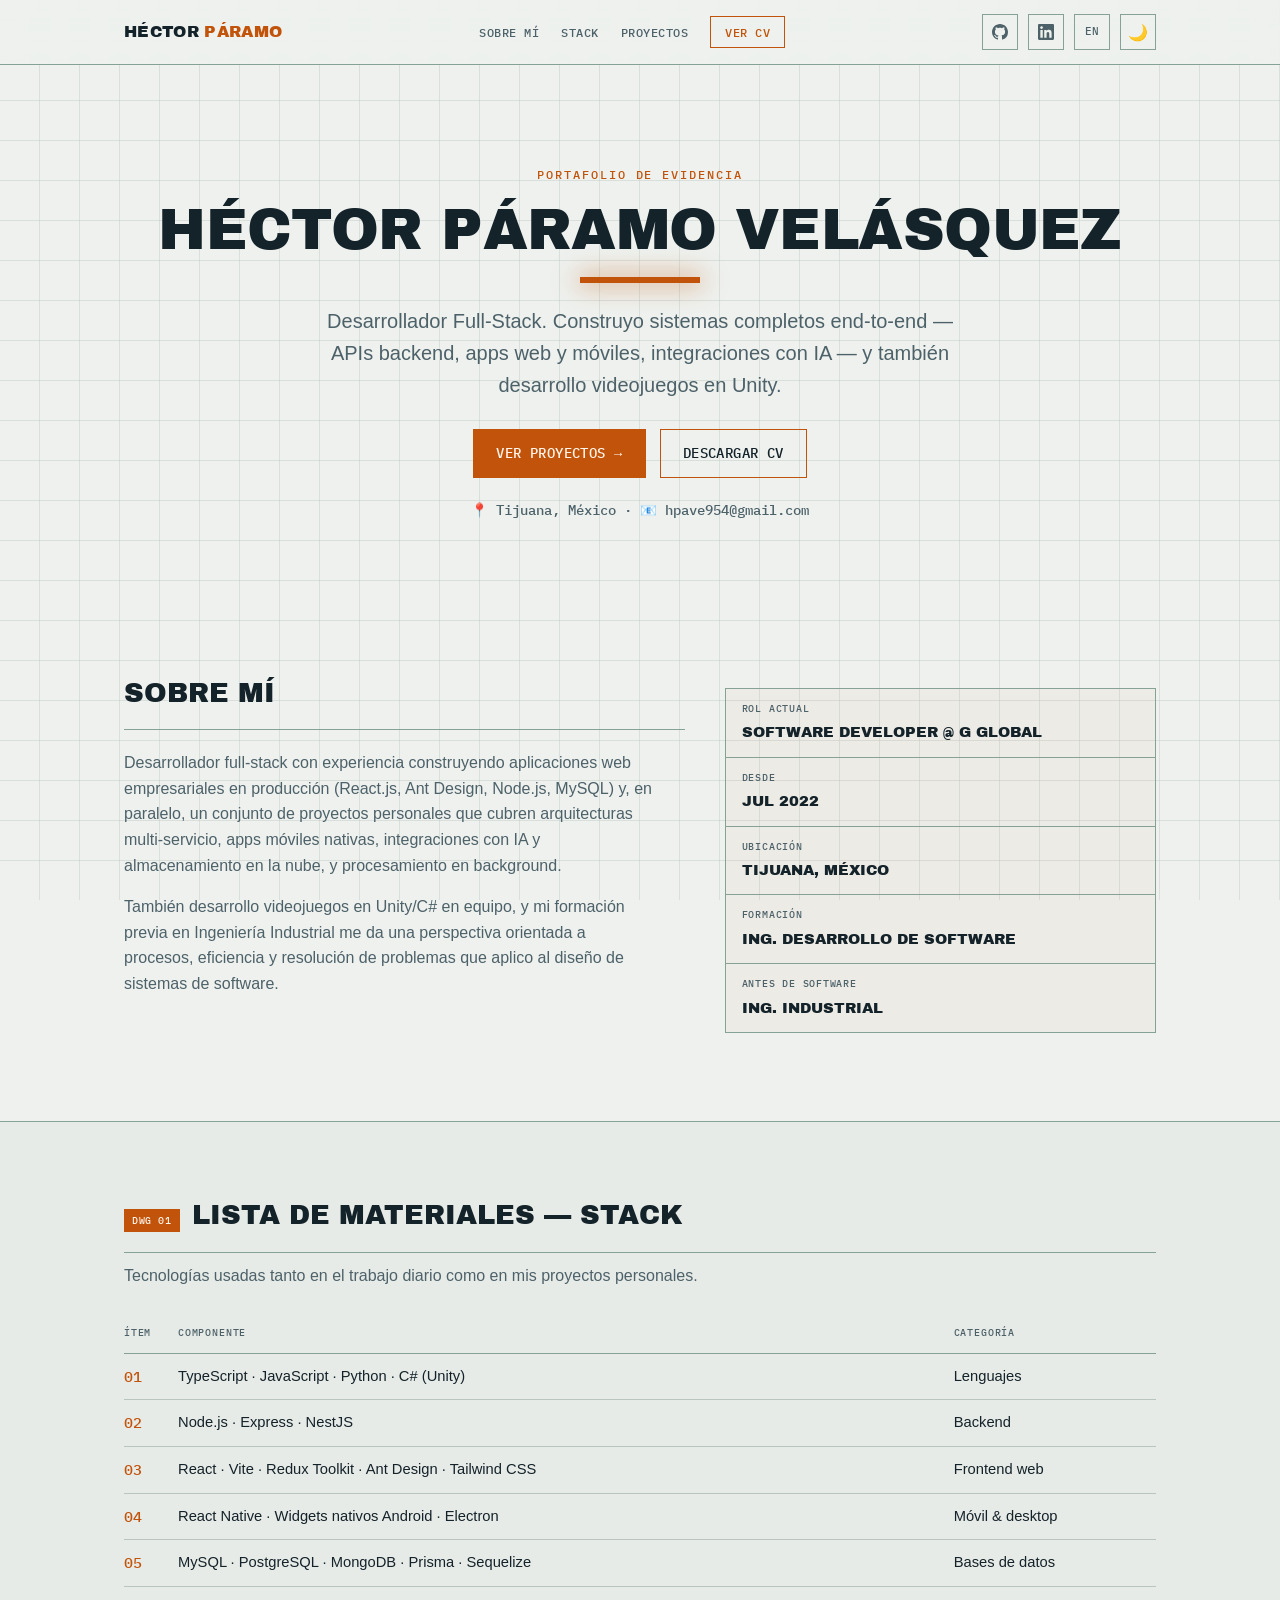
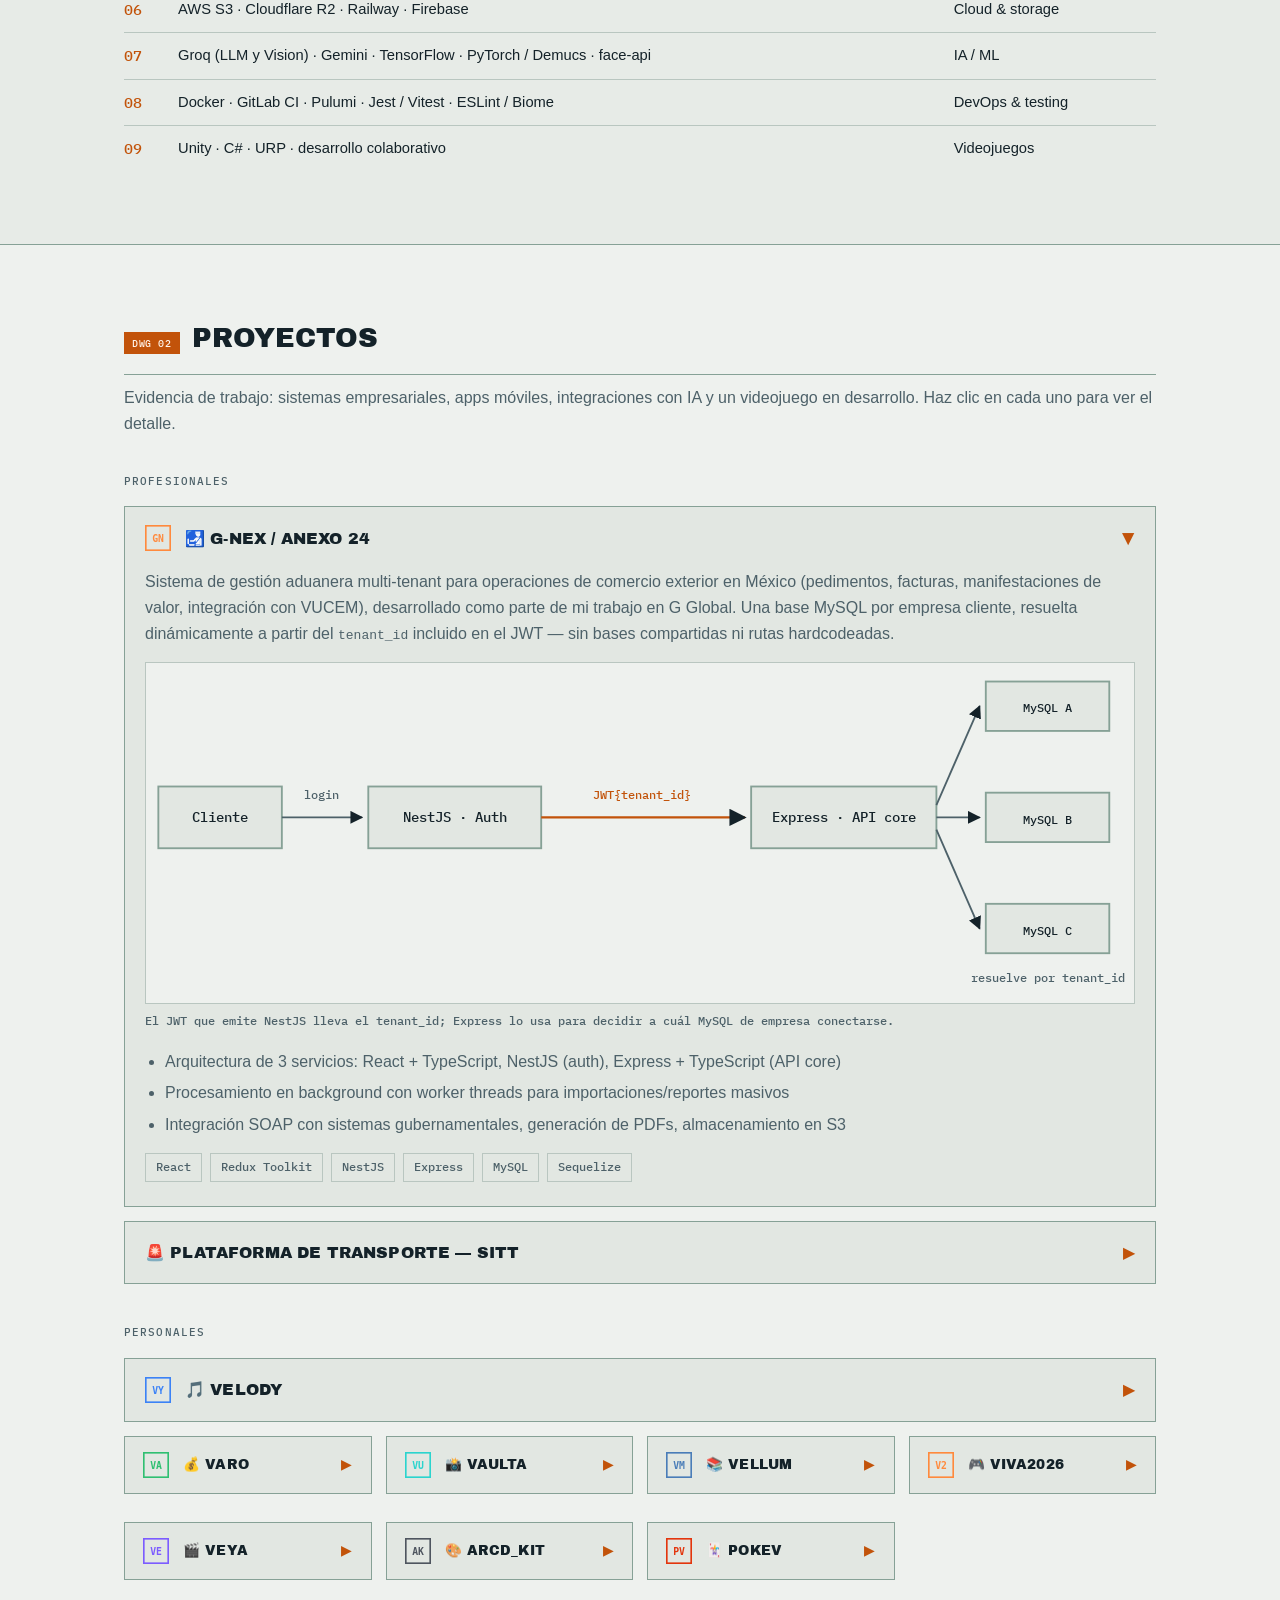
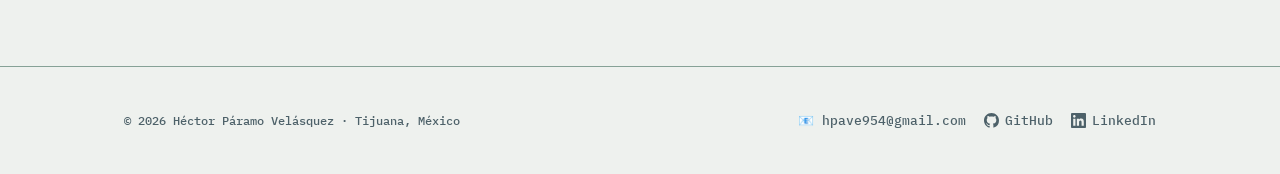
<file: index.html>
<!DOCTYPE html>
<html lang="es">
<head>
<meta charset="UTF-8">
<meta name="viewport" content="width=device-width, initial-scale=1.0">
<title>Héctor Páramo Velásquez — Desarrollador Full-Stack</title>
<meta name="description" content="Portafolio de evidencia de Héctor Páramo Velásquez: proyectos full-stack, móviles, IA y desarrollo de videojuegos.">
<link rel="canonical" href="https://hectorparamo.dev/">
<link rel="alternate" hreflang="es" href="https://hectorparamo.dev/">
<link rel="alternate" hreflang="en" href="https://hectorparamo.dev/en/">
<link rel="alternate" hreflang="x-default" href="https://hectorparamo.dev/">

<meta property="og:type" content="website">
<meta property="og:url" content="https://hectorparamo.dev/">
<meta property="og:title" content="Héctor Páramo Velásquez — Desarrollador Full-Stack">
<meta property="og:description" content="Portafolio de evidencia de Héctor Páramo Velásquez: proyectos full-stack, móviles, IA y desarrollo de videojuegos.">
<meta property="og:image" content="https://hectorparamo.dev/og-image.svg">
<meta property="og:image:type" content="image/svg+xml">
<meta property="og:image:width" content="1200">
<meta property="og:image:height" content="630">
<meta property="og:locale" content="es_MX">

<meta name="twitter:card" content="summary_large_image">
<meta name="twitter:title" content="Héctor Páramo Velásquez — Desarrollador Full-Stack">
<meta name="twitter:description" content="Portafolio de evidencia de Héctor Páramo Velásquez: proyectos full-stack, móviles, IA y desarrollo de videojuegos.">
<meta name="twitter:image" content="https://hectorparamo.dev/og-image.svg">

<link rel="icon" href="data:image/svg+xml,<svg xmlns=%22http://www.w3.org/2000/svg%22 viewBox=%220 0 100 100%22><text y=%22.9em%22 font-size=%2290%22>💻</text></svg>">
<link rel="stylesheet" href="styles.css">
</head>
<body>

<nav class="nav" id="nav">
  <div class="nav__inner">
    <a href="#inicio" class="nav__brand">Héctor <span>Páramo</span></a>
    <ul class="nav__links">
      <li><a href="#sobre-mi">Sobre mí</a></li>
      <li><a href="#stack">Stack</a></li>
      <li><a href="#proyectos">Proyectos</a></li>
      <li><a href="cv.html" class="nav__cta">Ver CV</a></li>
    </ul>
    <div class="nav__actions">
      <a class="nav__icon-link" href="https://github.com/Hector0122" target="_blank" rel="noopener noreferrer" aria-label="GitHub" title="GitHub"><svg width="16" height="16" viewBox="0 0 16 16" fill="currentColor" aria-hidden="true"><path d="M8 0C3.58 0 0 3.58 0 8c0 3.54 2.29 6.53 5.47 7.59.4.07.55-.17.55-.38 0-.19-.01-.82-.01-1.49-2.01.37-2.53-.49-2.69-.94-.09-.23-.48-.94-.82-1.13-.28-.15-.68-.52-.01-.53.63-.01 1.08.58 1.23.82.72 1.21 1.87.87 2.33.66.07-.52.28-.87.51-1.07-1.78-.2-3.64-.89-3.64-3.95 0-.87.31-1.59.82-2.15-.08-.2-.36-1.02.08-2.12 0 0 .67-.21 2.2.82.64-.18 1.32-.27 2-.27.68 0 1.36.09 2 .27 1.53-1.04 2.2-.82 2.2-.82.44 1.1.16 1.92.08 2.12.51.56.82 1.27.82 2.15 0 3.07-1.87 3.75-3.65 3.95.29.25.54.73.54 1.48 0 1.07-.01 1.93-.01 2.2 0 .21.15.46.55.38A8.013 8.013 0 0016 8c0-4.42-3.58-8-8-8z"/></svg></a>
      <a class="nav__icon-link" href="https://www.linkedin.com/in/hector-paramo-b97743176" target="_blank" rel="noopener noreferrer" id="nav-linkedin-link" aria-label="LinkedIn" title="LinkedIn"><svg width="16" height="16" viewBox="0 0 24 24" fill="currentColor" aria-hidden="true"><path d="M20.447 20.452h-3.554v-5.569c0-1.328-.027-3.037-1.852-3.037-1.853 0-2.136 1.445-2.136 2.939v5.667H9.351V9h3.414v1.561h.046c.477-.9 1.637-1.85 3.37-1.85 3.601 0 4.267 2.37 4.267 5.455v6.286zM5.337 7.433c-1.144 0-2.063-.926-2.063-2.065 0-1.138.92-2.063 2.063-2.063 1.14 0 2.064.925 2.064 2.063 0 1.139-.925 2.065-2.064 2.065zm1.782 13.019H3.555V9h3.564v11.452zM22.225 0H1.771C.792 0 0 .774 0 1.729v20.542C0 23.227.792 24 1.771 24h20.451C23.2 24 24 23.227 24 22.271V1.729C24 .774 23.2 0 22.222 0h.003z"/></svg></a>
      <a class="nav__icon-link" href="/en/" aria-label="English version" title="English version">EN</a>
      <button class="theme-toggle" id="theme-toggle" aria-label="Cambiar tema" title="Cambiar tema">🌙</button>
      <button class="nav__burger" id="nav-burger" aria-label="Abrir menú">☰</button>
    </div>
  </div>
</nav>

<header class="hero" id="inicio">
  <div class="hero__glow" aria-hidden="true"></div>
  <div class="container">
    <span class="hero__eyebrow">Portafolio de evidencia</span>
    <h1>Héctor Páramo Velásquez</h1>
    <div class="hero__rule" aria-hidden="true"></div>
    <p class="hero__subtitle">
      Desarrollador Full-Stack. Construyo sistemas completos end-to-end — APIs backend,
      apps web y móviles, integraciones con IA — y también desarrollo videojuegos en Unity.
    </p>
    <div class="hero__actions">
      <a href="#proyectos" class="btn btn--primary">Ver proyectos →</a>
      <a href="cv.html" class="btn btn--ghost">Descargar CV</a>
    </div>
    <p class="hero__meta">📍 Tijuana, México · 📧 <span id="hero-email"></span><noscript> activa JavaScript para verlo, o contáctame por GitHub/LinkedIn más abajo</noscript></p>
  </div>
</header>

<section id="sobre-mi">
  <div class="container about">
    <div>
      <div class="section-head section-head--left">
        <h2>Sobre mí</h2>
      </div>
      <p>
        Desarrollador full-stack con experiencia construyendo aplicaciones web empresariales
        en producción (React.js, Ant Design, Node.js, MySQL) y, en paralelo, un conjunto de
        proyectos personales que cubren arquitecturas multi-servicio, apps móviles nativas,
        integraciones con IA y almacenamiento en la nube, y procesamiento en background.
      </p>
      <p>
        También desarrollo videojuegos en Unity/C# en equipo, y mi formación previa en
        Ingeniería Industrial me da una perspectiva orientada a procesos, eficiencia y
        resolución de problemas que aplico al diseño de sistemas de software.
      </p>
    </div>
    <dl class="title-block title-block--vertical">
      <div><dt>Rol actual</dt><dd>Software Developer @ G Global</dd></div>
      <div><dt>Desde</dt><dd>Jul 2022</dd></div>
      <div><dt>Ubicación</dt><dd>Tijuana, México</dd></div>
      <div><dt>Formación</dt><dd>Ing. Desarrollo de Software</dd></div>
      <div><dt>Antes de software</dt><dd>Ing. Industrial</dd></div>
    </dl>
  </div>
</section>

<section id="stack" class="section-alt">
  <div class="container">
    <div class="section-head">
      <h2><span class="tag">Dwg 01</span> Lista de materiales — Stack</h2>
      <p>Tecnologías usadas tanto en el trabajo diario como en mis proyectos personales.</p>
    </div>
    <table class="bom-table">
      <thead>
        <tr><th>Ítem</th><th>Componente</th><th>Categoría</th></tr>
      </thead>
      <tbody>
        <tr><td>01</td><td>TypeScript · JavaScript · Python · C# (Unity)</td><td>Lenguajes</td></tr>
        <tr><td>02</td><td>Node.js · Express · NestJS</td><td>Backend</td></tr>
        <tr><td>03</td><td>React · Vite · Redux Toolkit · Ant Design · Tailwind CSS</td><td>Frontend web</td></tr>
        <tr><td>04</td><td>React Native · Widgets nativos Android · Electron</td><td>Móvil &amp; desktop</td></tr>
        <tr><td>05</td><td>MySQL · PostgreSQL · MongoDB · Prisma · Sequelize</td><td>Bases de datos</td></tr>
        <tr><td>06</td><td>AWS S3 · Cloudflare R2 · Railway · Firebase</td><td>Cloud &amp; storage</td></tr>
        <tr><td>07</td><td>Groq (LLM y Vision) · Gemini · TensorFlow · PyTorch / Demucs · face-api</td><td>IA / ML</td></tr>
        <tr><td>08</td><td>Docker · GitLab CI · Pulumi · Jest / Vitest · ESLint / Biome</td><td>DevOps &amp; testing</td></tr>
        <tr><td>09</td><td>Unity · C# · URP · desarrollo colaborativo</td><td>Videojuegos</td></tr>
      </tbody>
    </table>
  </div>
</section>

<section id="proyectos">
  <div class="container">
    <div class="section-head">
      <h2><span class="tag">Dwg 02</span> Proyectos</h2>
      <p>Evidencia de trabajo: sistemas empresariales, apps móviles, integraciones con IA y un videojuego en desarrollo. Haz clic en cada uno para ver el detalle.</p>
    </div>

    <div class="proj-group">
      <p class="proj-group__label">Profesionales</p>

      <details class="proj" name="proyectos" open>
        <summary>
          <img class="proj__logo" src="logo_gnex.svg" alt="">
          <span class="proj__title">🛃 G-Nex / Anexo 24</span>
          <span class="proj__chevron">▶</span>
        </summary>
        <div class="proj__body">
            <div class="proj__body-inner">
          <p>Sistema de gestión aduanera multi-tenant para operaciones de comercio exterior en México (pedimentos, facturas, manifestaciones de valor, integración con VUCEM), desarrollado como parte de mi trabajo en G Global. Una base MySQL por empresa cliente, resuelta dinámicamente a partir del <code>tenant_id</code> incluido en el JWT — sin bases compartidas ni rutas hardcodeadas.</p>
          <figure>
            <svg viewBox="0 0 800 275" role="img" aria-label="Diagrama: el cliente inicia sesión en NestJS, que emite un JWT con el tenant_id; Express usa ese tenant_id para resolver a cuál de las tres bases MySQL de cliente debe consultar.">
              <defs>
                <marker id="gnex-arrow" viewBox="0 0 10 10" refX="9" refY="5" markerWidth="7" markerHeight="7" orient="auto-start-reverse">
                  <path d="M0,0 L10,5 L0,10 z" fill="currentColor" />
                </marker>
              </defs>
              <rect class="flow-box" x="10" y="100" width="100" height="50"/>
              <text class="flow-text" x="60" y="129" text-anchor="middle">Cliente</text>

              <rect class="flow-box" x="180" y="100" width="140" height="50"/>
              <text class="flow-text" x="250" y="129" text-anchor="middle">NestJS · Auth</text>

              <line class="flow-line draw len-100" x1="110" y1="125" x2="175" y2="125" marker-end="url(#gnex-arrow)"/>
              <text class="flow-label" x="142" y="110" text-anchor="middle">login</text>

              <rect class="flow-box" x="490" y="100" width="150" height="50"/>
              <text class="flow-text" x="565" y="129" text-anchor="middle">Express · API core</text>

              <line class="flow-line--hinge draw len-300" x1="320" y1="125" x2="485" y2="125" marker-end="url(#gnex-arrow)"/>
              <text class="flow-label flow-label--hinge" x="402" y="110" text-anchor="middle">JWT{tenant_id}</text>

              <rect class="flow-box" x="680" y="15" width="100" height="40"/>
              <text class="flow-text flow-text--sm" x="730" y="40" text-anchor="middle">MySQL A</text>
              <rect class="flow-box" x="680" y="105" width="100" height="40"/>
              <text class="flow-text flow-text--sm" x="730" y="130" text-anchor="middle">MySQL B</text>
              <rect class="flow-box" x="680" y="195" width="100" height="40"/>
              <text class="flow-text flow-text--sm" x="730" y="220" text-anchor="middle">MySQL C</text>

              <line class="flow-line draw len-100" x1="640" y1="115" x2="675" y2="35" marker-end="url(#gnex-arrow)"/>
              <line class="flow-line draw len-100" x1="640" y1="125" x2="675" y2="125" marker-end="url(#gnex-arrow)"/>
              <line class="flow-line draw len-100" x1="640" y1="135" x2="675" y2="215" marker-end="url(#gnex-arrow)"/>
              <text class="flow-label" x="730" y="258" text-anchor="middle">resuelve por tenant_id</text>
            </svg>
            <figcaption>El JWT que emite NestJS lleva el tenant_id; Express lo usa para decidir a cuál MySQL de empresa conectarse.</figcaption>
          </figure>
          <ul>
            <li>Arquitectura de 3 servicios: React + TypeScript, NestJS (auth), Express + TypeScript (API core)</li>
            <li>Procesamiento en background con worker threads para importaciones/reportes masivos</li>
            <li>Integración SOAP con sistemas gubernamentales, generación de PDFs, almacenamiento en S3</li>
          </ul>
          <div class="badges">
            <span class="badge">React</span><span class="badge">Redux Toolkit</span>
            <span class="badge">NestJS</span><span class="badge">Express</span>
            <span class="badge">MySQL</span><span class="badge">Sequelize</span>
          </div>
        </div>
          </div>
      </details>

      <details class="proj" name="proyectos">
        <summary>
          <span class="proj__title">🚨 Plataforma de transporte — SITT</span>
          <span class="proj__chevron">▶</span>
        </summary>
        <div class="proj__body">
            <div class="proj__body-inner">
          <p>Plataforma para el sistema de transporte público, con integración a los centros de mando C4 de seguridad pública. Desarrollado durante mi tiempo en IDG (sin nombre de cliente por confidencialidad).</p>
          <ul>
            <li>Función de botón de pánico integrada con el sistema C4 mediante Web Services SOAP</li>
            <li>Conversión JSON ↔ XML para comunicarse con los servicios SOAP de C4</li>
            <li>Endpoints para consulta y envío de información en tiempo real</li>
            <li>Integración de servicios entre aplicaciones móviles y backend</li>
          </ul>
          <div class="badges">
            <span class="badge">C#</span><span class="badge">SOAP</span>
            <span class="badge">Firebase</span><span class="badge">React</span>
          </div>
        </div>
          </div>
      </details>
    </div>

    <div class="proj-group">
      <p class="proj-group__label">Personales</p>

      <details class="proj" name="proyectos">
        <summary>
          <img class="proj__logo" src="logo_velody.svg" alt="">
          <span class="proj__title">🎵 Velody</span>
          <span class="proj__chevron">▶</span>
        </summary>
        <div class="proj__body">
            <div class="proj__body-inner">
          <p>Aplicación de escritorio para separar canciones en stems (voz, batería, bajo, etc.) y practicar sobre ellas. Tres procesos independientes coordinados por IPC — la separación de audio ocurre fuera del proceso principal para no congelar la UI.</p>
          <figure>
            <svg viewBox="0 0 620 260" role="img" aria-label="Diagrama: React se comunica con el proceso principal de Node por IPC; Node genera un subproceso de Python que corre Demucs y devuelve los stems separados por stdout.">
              <defs>
                <marker id="velody-arrow" viewBox="0 0 10 10" refX="9" refY="5" markerWidth="7" markerHeight="7" orient="auto-start-reverse">
                  <path d="M0,0 L10,5 L0,10 z" fill="currentColor" />
                </marker>
              </defs>
              <rect class="flow-box" x="20" y="20" width="170" height="50"/>
              <text class="flow-text" x="105" y="49" text-anchor="middle">React · UI</text>

              <rect class="flow-box" x="20" y="180" width="220" height="50"/>
              <text class="flow-text" x="130" y="209" text-anchor="middle">Node · Proceso principal</text>

              <line class="flow-line draw len-300" x1="105" y1="70" x2="105" y2="175" marker-end="url(#velody-arrow)" marker-start="url(#velody-arrow)"/>
              <text class="flow-label" x="118" y="128">IPC</text>

              <rect class="flow-box" x="430" y="105" width="170" height="50"/>
              <text class="flow-text" x="515" y="134" text-anchor="middle">Python · Demucs</text>

              <line class="flow-line--hinge draw len-300" x1="240" y1="195" x2="425" y2="140" marker-end="url(#velody-arrow)"/>
              <text class="flow-label flow-label--hinge" x="290" y="150">spawn · stdin</text>

              <line class="flow-line draw len-300" x1="425" y1="150" x2="245" y2="205" marker-end="url(#velody-arrow)"/>
              <text class="flow-label" x="270" y="228">stems .wav · stdout</text>
            </svg>
            <figcaption>Node lanza Python como subproceso para correr Demucs; la UI de React sigue respondiendo mientras se procesa el audio.</figcaption>
          </figure>
          <ul>
            <li>Motor de audio propio sobre Web Audio API, con sincronización precisa entre stems</li>
            <li>Separación de audio con Demucs (PyTorch) y detección de BPM/tonalidad con ML</li>
            <li>Auto-configuración del entorno Python en el primer arranque</li>
          </ul>
          <div class="badges">
            <span class="badge">Electron</span><span class="badge">React</span>
            <span class="badge">Python</span><span class="badge">PyTorch</span>
            <span class="badge">Demucs</span>
          </div>
        </div>
          </div>
      </details>

      <div class="proj-grid">
        <details class="proj" name="proyectos">
          <summary>
            <img class="proj__logo" src="logo_varo.svg" alt="">
            <span class="proj__title">💰 Varo</span>
            <span class="proj__chevron">▶</span>
          </summary>
          <div class="proj__body">
            <div class="proj__body-inner">
            <p>Aplicación móvil de finanzas personales con proyecciones inteligentes de metas de ahorro, transacciones recurrentes automatizadas con cron jobs, y escaneo de recibos con IA (Groq Vision) para captura automática de gastos. Widget nativo de Android renderizado con Skia.</p>
            <div class="badges">
              <span class="badge">React Native</span><span class="badge">NestJS</span>
              <span class="badge">Prisma</span><span class="badge">PostgreSQL</span>
              <span class="badge">Groq API</span>
            </div>
          </div>
          </div>
        </details>

        <details class="proj" name="proyectos">
          <summary>
            <img class="proj__logo" src="logo_vaulta.svg" alt="">
            <span class="proj__title">📸 Vaulta</span>
            <span class="proj__chevron">▶</span>
          </summary>
          <div class="proj__body">
            <div class="proj__body-inner">
            <p>App de almacenamiento y organización de fotos/video tipo "vault" privado: reconocimiento facial y agrupación de personas (face-api + TensorFlow en proceso aislado), detección de duplicados por hashing perceptual, exportación asíncrona a ZIP, vault protegido con PIN + biometría.</p>
            <div class="badges">
              <span class="badge">React Native</span><span class="badge">NestJS</span>
              <span class="badge">PostgreSQL</span><span class="badge">Cloudflare R2/S3</span>
              <span class="badge">Firebase</span><span class="badge">TensorFlow</span>
            </div>
          </div>
          </div>
        </details>

        <details class="proj" name="proyectos">
          <summary>
            <img class="proj__logo" src="logo_vellum.svg" alt="">
            <span class="proj__title">📚 Vellum</span>
            <span class="proj__chevron">▶</span>
          </summary>
          <div class="proj__body">
            <div class="proj__body-inner">
            <p>App móvil de lectura de EPUBs con sincronización de progreso, notas y recomendaciones inteligentes. Arquitectura offline-first con cola de sincronización persistente y reintentos automáticos; resúmenes de capítulos generados por IA (Groq/Gemini).</p>
            <div class="badges">
              <span class="badge">React Native</span><span class="badge">Express</span>
              <span class="badge">Prisma</span><span class="badge">PostgreSQL</span>
              <span class="badge">Groq</span><span class="badge">Gemini</span>
            </div>
          </div>
          </div>
        </details>

        <details class="proj" name="proyectos">
          <summary>
            <img class="proj__logo" src="logo_viva2026.svg" alt="">
            <span class="proj__title">🎮 Viva2026</span>
            <span class="proj__chevron">▶</span>
          </summary>
          <div class="proj__body">
            <div class="proj__body-inner">
            <p>Videojuego 2D de acción sigilosa en desarrollo, inspirado en Katana Zero, Hotline Miami y Dead Cells. Nivel construido enteramente de forma procedural en runtime (sin prefabs): cámara, jugador, enemigos, plataformas y UI generados por código. Sistema de habilidades por máscaras extensible.</p>
            <div class="badges">
              <span class="badge">Unity 6</span><span class="badge">C#</span>
              <span class="badge">URP</span><span class="badge">Android</span>
            </div>
          </div>
          </div>
        </details>

        <details class="proj" name="proyectos">
          <summary>
            <img class="proj__logo" src="logo_veya.svg" alt="">
            <span class="proj__title">🎬 Veya</span>
            <span class="proj__chevron">▶</span>
          </summary>
          <div class="proj__body">
            <div class="proj__body-inner">
            <p>App móvil para descubrir, guardar y organizar películas, series y anime — resuelve el "quería ver algo y ya no recuerdo qué". Búsqueda unificada sobre TMDB y AniList, estados de progreso (pendiente/viendo/terminado/abandonado) y recomendaciones basadas en gustos reales del usuario.</p>
            <div class="badges">
              <span class="badge">React Native</span><span class="badge">NestJS</span>
              <span class="badge">Prisma</span><span class="badge">PostgreSQL</span>
              <span class="badge">TMDB</span><span class="badge">AniList</span>
            </div>
          </div>
          </div>
        </details>

        <details class="proj" name="proyectos">
          <summary>
            <img class="proj__logo" src="logo_arcd_kit.svg" alt="">
            <span class="proj__title">🎨 arcd_kit</span>
            <span class="proj__chevron">▶</span>
          </summary>
          <div class="proj__body">
            <div class="proj__body-inner">
            <p>Sistema de diseño compartido entre las 6 apps de producto (Varo, VaultGaming, Vaulta, Vellum, Veya, Velody): una sola rampa de grises, tipografía, spacing/radios, motion e iconos — con color de marca propio por app. Hoy es un starter kit para copiar dentro de cada repo, con el plan de convertirse en librería instalable vía <code>package.json</code>. En proceso.</p>
            <div class="badges">
              <span class="badge">TypeScript</span><span class="badge">Design Tokens</span>
              <span class="badge">React Native</span><span class="badge">Reanimated</span>
            </div>
          </div>
          </div>
        </details>

        <details class="proj" name="proyectos">
          <summary>
            <img class="proj__logo" src="logo_pokev.svg" alt="">
            <span class="proj__title">🃏 PokeV</span>
            <span class="proj__chevron">▶</span>
          </summary>
          <div class="proj__body">
            <div class="proj__body-inner">
            <p>App móvil personal para llevar el álbum de cartas Pokémon de mi hijo de 6 años y mío: colección con logros por hitos (nunca "cuántas faltan"), una Pokédex propia con solo lo que hemos descubierto, escaneo de cartas por foto con IA y un widget de Android que "voltea" a una nueva carta favorita. Proyecto personal, sin fines comerciales, no afiliado a Nintendo/The Pokémon Company.</p>
            <div class="badges">
              <span class="badge">React Native</span><span class="badge">NestJS</span>
              <span class="badge">Prisma</span><span class="badge">PostgreSQL</span>
              <span class="badge">Groq Vision</span><span class="badge">PokeAPI</span>
            </div>
          </div>
          </div>
        </details>
      </div>
    </div>
  </div>
</section>

<footer class="site-footer">
  <div class="container site-footer__inner">
    <p class="site-footer__copy">© <span id="year"></span> Héctor Páramo Velásquez · Tijuana, México</p>
    <nav class="footer__contact" aria-label="Contacto">
      <a href="#" id="email-contact-link">📧</a>
      <a href="https://github.com/Hector0122" id="github-link" target="_blank" rel="noopener noreferrer"><svg width="15" height="15" viewBox="0 0 16 16" fill="currentColor" aria-hidden="true"><path d="M8 0C3.58 0 0 3.58 0 8c0 3.54 2.29 6.53 5.47 7.59.4.07.55-.17.55-.38 0-.19-.01-.82-.01-1.49-2.01.37-2.53-.49-2.69-.94-.09-.23-.48-.94-.82-1.13-.28-.15-.68-.52-.01-.53.63-.01 1.08.58 1.23.82.72 1.21 1.87.87 2.33.66.07-.52.28-.87.51-1.07-1.78-.2-3.64-.89-3.64-3.95 0-.87.31-1.59.82-2.15-.08-.2-.36-1.02.08-2.12 0 0 .67-.21 2.2.82.64-.18 1.32-.27 2-.27.68 0 1.36.09 2 .27 1.53-1.04 2.2-.82 2.2-.82.44 1.1.16 1.92.08 2.12.51.56.82 1.27.82 2.15 0 3.07-1.87 3.75-3.65 3.95.29.25.54.73.54 1.48 0 1.07-.01 1.93-.01 2.2 0 .21.15.46.55.38A8.013 8.013 0 0016 8c0-4.42-3.58-8-8-8z"/></svg> GitHub</a>
      <a href="https://www.linkedin.com/in/hector-paramo-b97743176" target="_blank" rel="noopener noreferrer" id="linkedin-link"><svg width="15" height="15" viewBox="0 0 24 24" fill="currentColor" aria-hidden="true"><path d="M20.447 20.452h-3.554v-5.569c0-1.328-.027-3.037-1.852-3.037-1.853 0-2.136 1.445-2.136 2.939v5.667H9.351V9h3.414v1.561h.046c.477-.9 1.637-1.85 3.37-1.85 3.601 0 4.267 2.37 4.267 5.455v6.286zM5.337 7.433c-1.144 0-2.063-.926-2.063-2.065 0-1.138.92-2.063 2.063-2.063 1.14 0 2.064.925 2.064 2.063 0 1.139-.925 2.065-2.064 2.065zm1.782 13.019H3.555V9h3.564v11.452zM22.225 0H1.771C.792 0 0 .774 0 1.729v20.542C0 23.227.792 24 1.771 24h20.451C23.2 24 24 23.227 24 22.271V1.729C24 .774 23.2 0 22.222 0h.003z"/></svg> LinkedIn</a>
      <noscript>Activa JavaScript para ver mi email.</noscript>
    </nav>
  </div>
</footer>

<script src="script.js"></script>
</body>
</html>
</file>
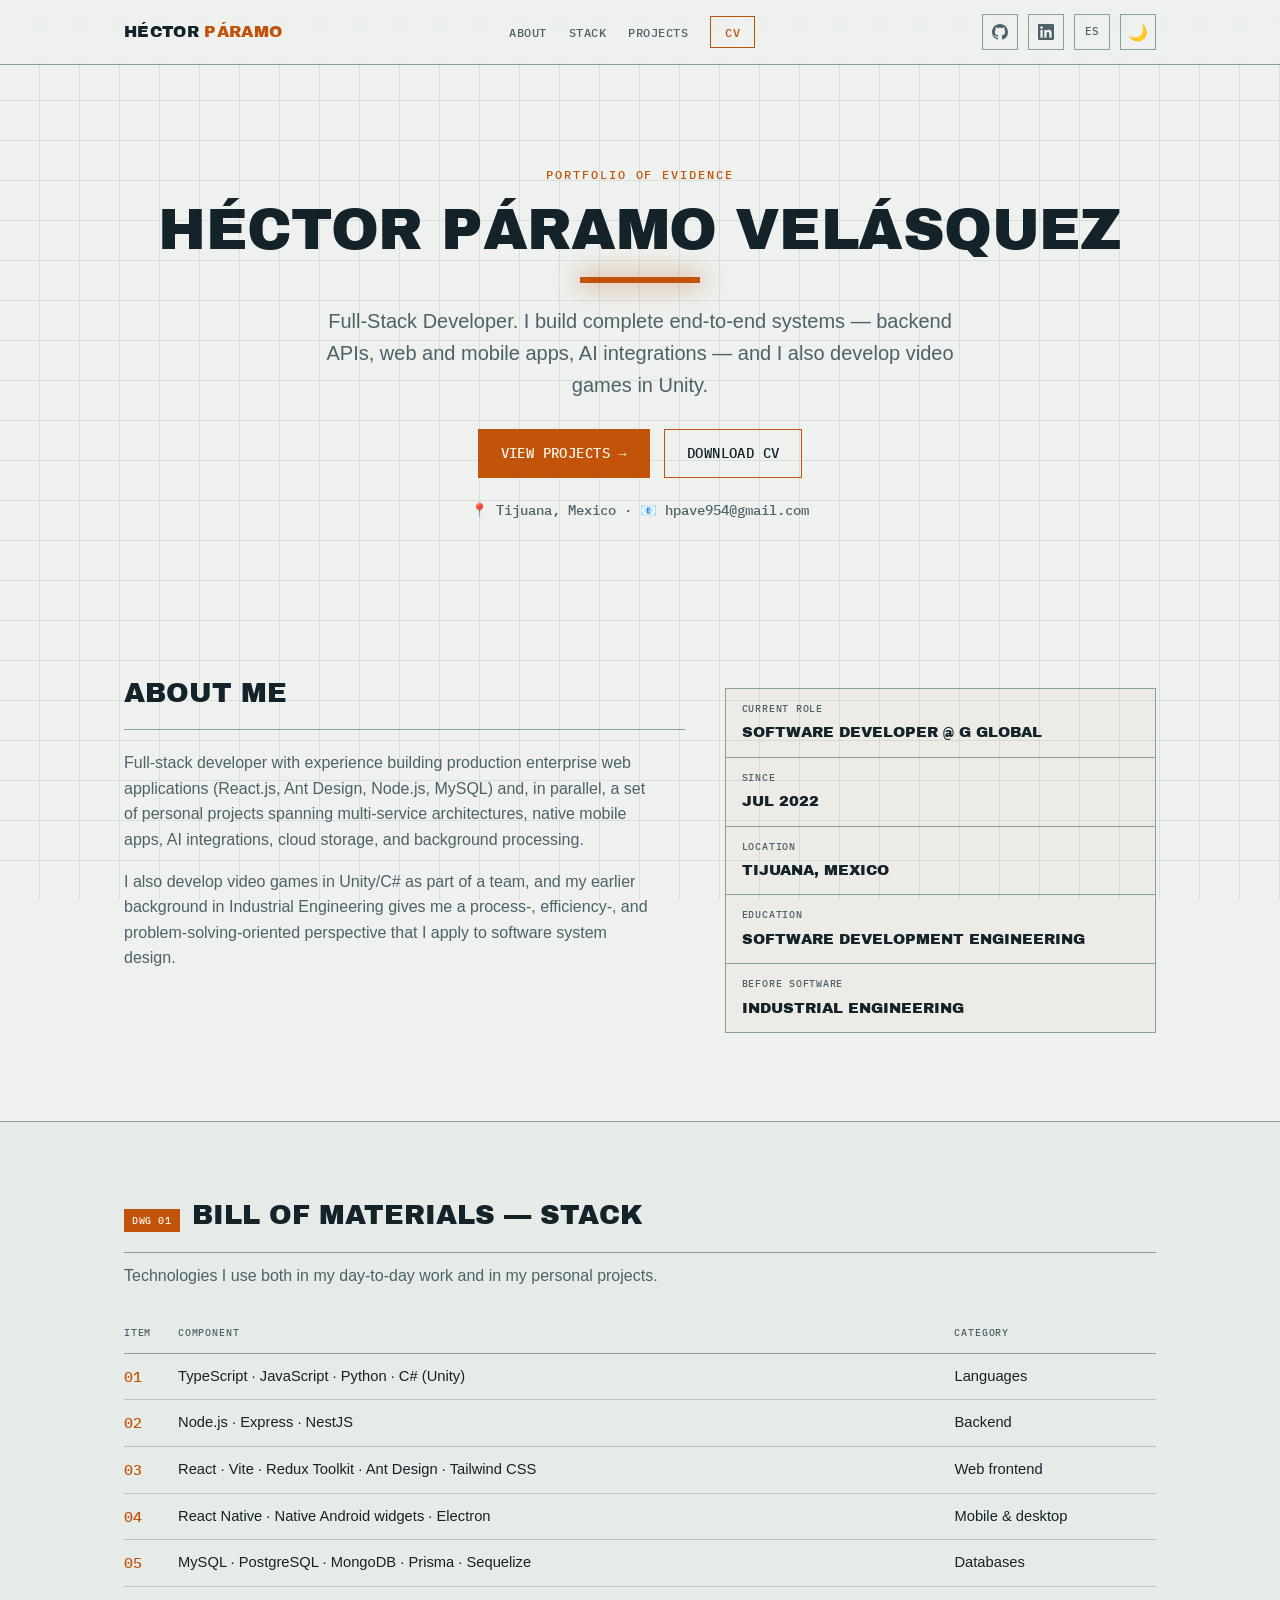
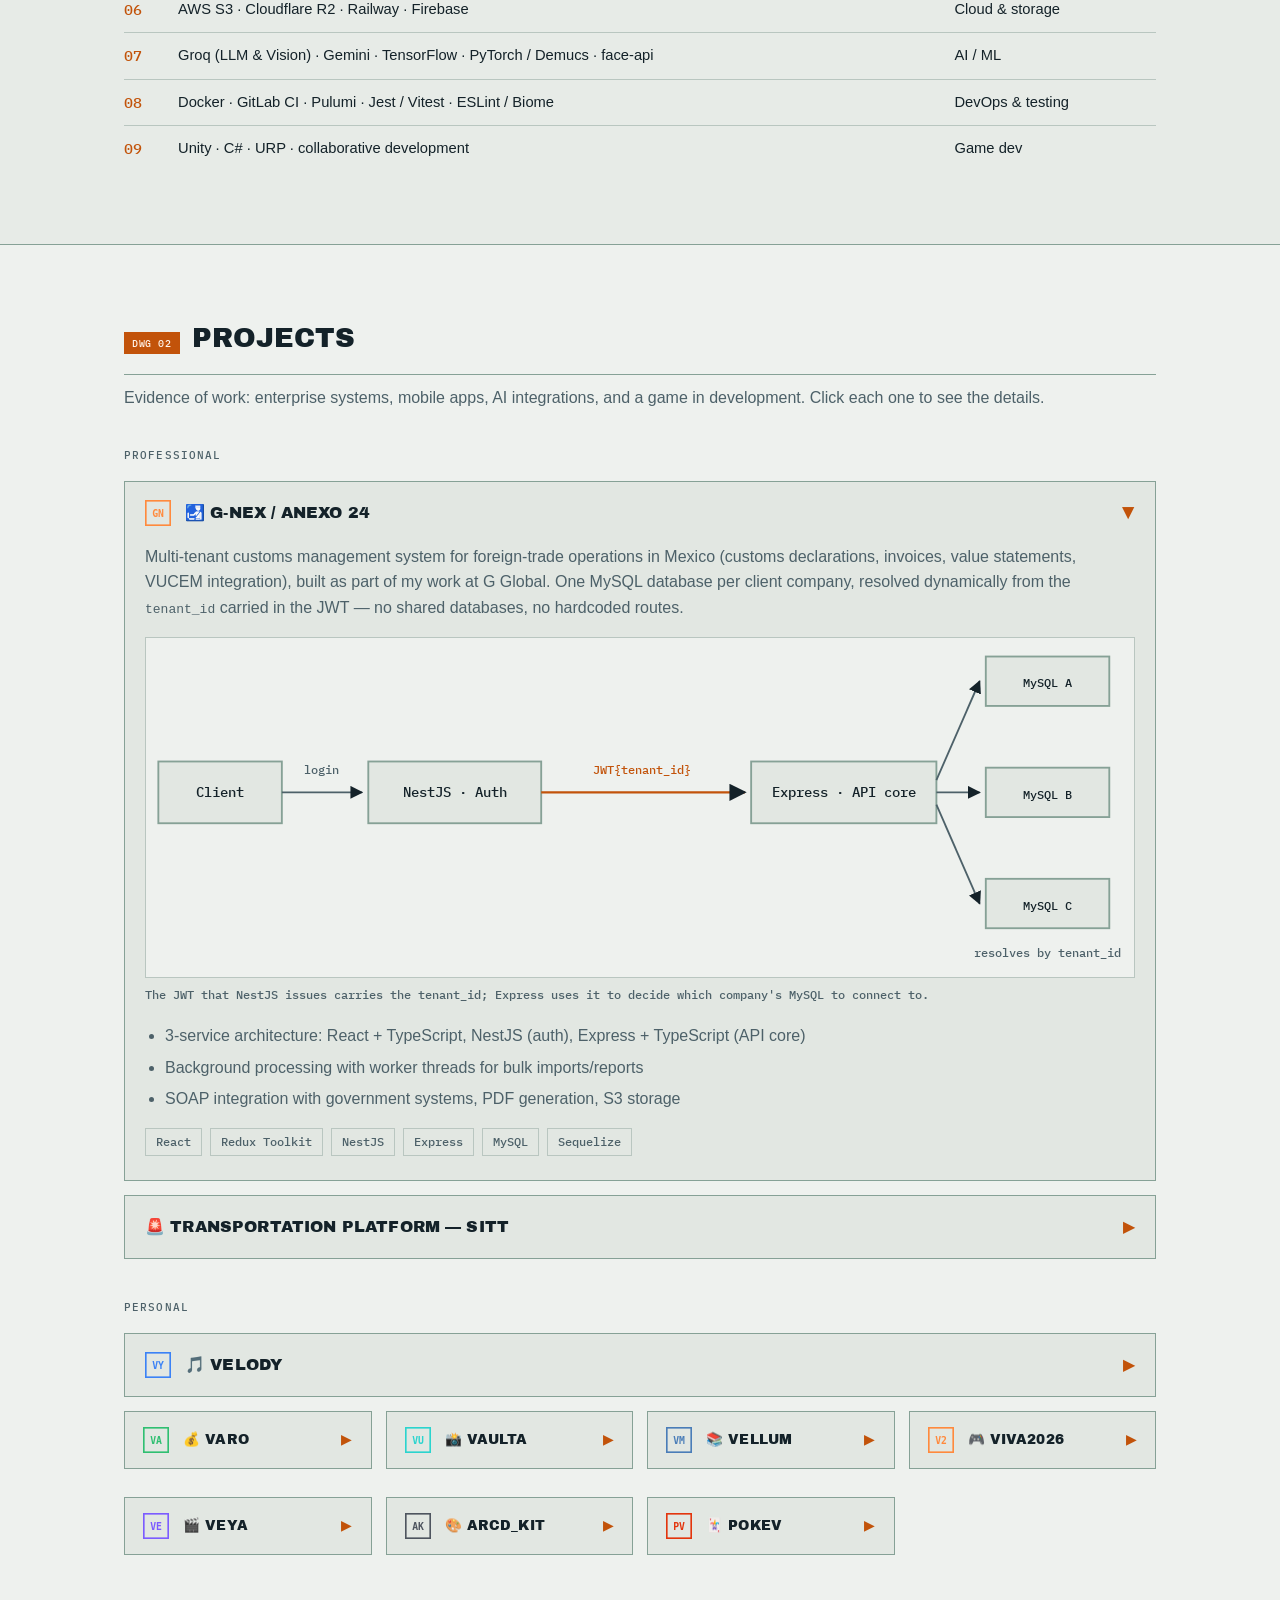
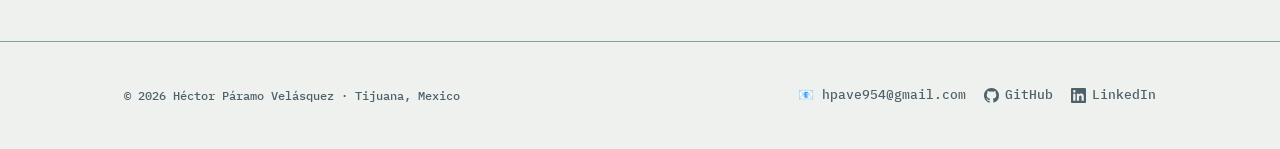
<file: en/index.html>
<!DOCTYPE html>
<html lang="en">
<head>
<meta charset="UTF-8">
<meta name="viewport" content="width=device-width, initial-scale=1.0">
<title>Héctor Páramo Velásquez — Full-Stack Developer</title>
<meta name="description" content="Portfolio of evidence for Héctor Páramo Velásquez: full-stack, mobile, AI, and game development projects.">
<link rel="canonical" href="https://hectorparamo.dev/en/">
<link rel="alternate" hreflang="es" href="https://hectorparamo.dev/">
<link rel="alternate" hreflang="en" href="https://hectorparamo.dev/en/">
<link rel="alternate" hreflang="x-default" href="https://hectorparamo.dev/">

<meta property="og:type" content="website">
<meta property="og:url" content="https://hectorparamo.dev/en/">
<meta property="og:title" content="Héctor Páramo Velásquez — Full-Stack Developer">
<meta property="og:description" content="Portfolio of evidence for Héctor Páramo Velásquez: full-stack, mobile, AI, and game development projects.">
<meta property="og:image" content="https://hectorparamo.dev/en/og-image.svg">
<meta property="og:image:type" content="image/svg+xml">
<meta property="og:image:width" content="1200">
<meta property="og:image:height" content="630">
<meta property="og:locale" content="en_US">

<meta name="twitter:card" content="summary_large_image">
<meta name="twitter:title" content="Héctor Páramo Velásquez — Full-Stack Developer">
<meta name="twitter:description" content="Portfolio of evidence for Héctor Páramo Velásquez: full-stack, mobile, AI, and game development projects.">
<meta name="twitter:image" content="https://hectorparamo.dev/en/og-image.svg">

<link rel="icon" href="data:image/svg+xml,<svg xmlns=%22http://www.w3.org/2000/svg%22 viewBox=%220 0 100 100%22><text y=%22.9em%22 font-size=%2290%22>💻</text></svg>">
<link rel="stylesheet" href="../styles.css">
</head>
<body>

<nav class="nav" id="nav">
  <div class="nav__inner">
    <a href="#top" class="nav__brand">Héctor <span>Páramo</span></a>
    <ul class="nav__links">
      <li><a href="#about">About</a></li>
      <li><a href="#stack">Stack</a></li>
      <li><a href="#projects">Projects</a></li>
      <li><a href="cv.html" class="nav__cta">CV</a></li>
    </ul>
    <div class="nav__actions">
      <a class="nav__icon-link" href="https://github.com/Hector0122" target="_blank" rel="noopener noreferrer" aria-label="GitHub" title="GitHub"><svg width="16" height="16" viewBox="0 0 16 16" fill="currentColor" aria-hidden="true"><path d="M8 0C3.58 0 0 3.58 0 8c0 3.54 2.29 6.53 5.47 7.59.4.07.55-.17.55-.38 0-.19-.01-.82-.01-1.49-2.01.37-2.53-.49-2.69-.94-.09-.23-.48-.94-.82-1.13-.28-.15-.68-.52-.01-.53.63-.01 1.08.58 1.23.82.72 1.21 1.87.87 2.33.66.07-.52.28-.87.51-1.07-1.78-.2-3.64-.89-3.64-3.95 0-.87.31-1.59.82-2.15-.08-.2-.36-1.02.08-2.12 0 0 .67-.21 2.2.82.64-.18 1.32-.27 2-.27.68 0 1.36.09 2 .27 1.53-1.04 2.2-.82 2.2-.82.44 1.1.16 1.92.08 2.12.51.56.82 1.27.82 2.15 0 3.07-1.87 3.75-3.65 3.95.29.25.54.73.54 1.48 0 1.07-.01 1.93-.01 2.2 0 .21.15.46.55.38A8.013 8.013 0 0016 8c0-4.42-3.58-8-8-8z"/></svg></a>
      <a class="nav__icon-link" href="https://www.linkedin.com/in/hector-paramo-b97743176" target="_blank" rel="noopener noreferrer" id="nav-linkedin-link" aria-label="LinkedIn" title="LinkedIn"><svg width="16" height="16" viewBox="0 0 24 24" fill="currentColor" aria-hidden="true"><path d="M20.447 20.452h-3.554v-5.569c0-1.328-.027-3.037-1.852-3.037-1.853 0-2.136 1.445-2.136 2.939v5.667H9.351V9h3.414v1.561h.046c.477-.9 1.637-1.85 3.37-1.85 3.601 0 4.267 2.37 4.267 5.455v6.286zM5.337 7.433c-1.144 0-2.063-.926-2.063-2.065 0-1.138.92-2.063 2.063-2.063 1.14 0 2.064.925 2.064 2.063 0 1.139-.925 2.065-2.064 2.065zm1.782 13.019H3.555V9h3.564v11.452zM22.225 0H1.771C.792 0 0 .774 0 1.729v20.542C0 23.227.792 24 1.771 24h20.451C23.2 24 24 23.227 24 22.271V1.729C24 .774 23.2 0 22.222 0h.003z"/></svg></a>
      <a class="nav__icon-link" href="/" aria-label="Versión en español" title="Versión en español">ES</a>
      <button class="theme-toggle" id="theme-toggle" aria-label="Switch theme" title="Switch theme">🌙</button>
      <button class="nav__burger" id="nav-burger" aria-label="Open menu">☰</button>
    </div>
  </div>
</nav>

<header class="hero" id="top">
  <div class="hero__glow" aria-hidden="true"></div>
  <div class="container">
    <span class="hero__eyebrow">Portfolio of evidence</span>
    <h1>Héctor Páramo Velásquez</h1>
    <div class="hero__rule" aria-hidden="true"></div>
    <p class="hero__subtitle">
      Full-Stack Developer. I build complete end-to-end systems — backend APIs,
      web and mobile apps, AI integrations — and I also develop video games in Unity.
    </p>
    <div class="hero__actions">
      <a href="#projects" class="btn btn--primary">View projects →</a>
      <a href="cv.html" class="btn btn--ghost">Download CV</a>
    </div>
    <p class="hero__meta">📍 Tijuana, Mexico · 📧 <span id="hero-email"></span><noscript> enable JavaScript to see it, or reach me via GitHub/LinkedIn below</noscript></p>
  </div>
</header>

<section id="about">
  <div class="container about">
    <div>
      <div class="section-head section-head--left">
        <h2>About me</h2>
      </div>
      <p>
        Full-stack developer with experience building production enterprise web
        applications (React.js, Ant Design, Node.js, MySQL) and, in parallel, a set
        of personal projects spanning multi-service architectures, native mobile
        apps, AI integrations, cloud storage, and background processing.
      </p>
      <p>
        I also develop video games in Unity/C# as part of a team, and my earlier
        background in Industrial Engineering gives me a process-, efficiency-, and
        problem-solving-oriented perspective that I apply to software system design.
      </p>
    </div>
    <dl class="title-block title-block--vertical">
      <div><dt>Current role</dt><dd>Software Developer @ G Global</dd></div>
      <div><dt>Since</dt><dd>Jul 2022</dd></div>
      <div><dt>Location</dt><dd>Tijuana, Mexico</dd></div>
      <div><dt>Education</dt><dd>Software Development Engineering</dd></div>
      <div><dt>Before software</dt><dd>Industrial Engineering</dd></div>
    </dl>
  </div>
</section>

<section id="stack" class="section-alt">
  <div class="container">
    <div class="section-head">
      <h2><span class="tag">Dwg 01</span> Bill of materials — Stack</h2>
      <p>Technologies I use both in my day-to-day work and in my personal projects.</p>
    </div>
    <table class="bom-table">
      <thead>
        <tr><th>Item</th><th>Component</th><th>Category</th></tr>
      </thead>
      <tbody>
        <tr><td>01</td><td>TypeScript · JavaScript · Python · C# (Unity)</td><td>Languages</td></tr>
        <tr><td>02</td><td>Node.js · Express · NestJS</td><td>Backend</td></tr>
        <tr><td>03</td><td>React · Vite · Redux Toolkit · Ant Design · Tailwind CSS</td><td>Web frontend</td></tr>
        <tr><td>04</td><td>React Native · Native Android widgets · Electron</td><td>Mobile &amp; desktop</td></tr>
        <tr><td>05</td><td>MySQL · PostgreSQL · MongoDB · Prisma · Sequelize</td><td>Databases</td></tr>
        <tr><td>06</td><td>AWS S3 · Cloudflare R2 · Railway · Firebase</td><td>Cloud &amp; storage</td></tr>
        <tr><td>07</td><td>Groq (LLM &amp; Vision) · Gemini · TensorFlow · PyTorch / Demucs · face-api</td><td>AI / ML</td></tr>
        <tr><td>08</td><td>Docker · GitLab CI · Pulumi · Jest / Vitest · ESLint / Biome</td><td>DevOps &amp; testing</td></tr>
        <tr><td>09</td><td>Unity · C# · URP · collaborative development</td><td>Game dev</td></tr>
      </tbody>
    </table>
  </div>
</section>

<section id="projects">
  <div class="container">
    <div class="section-head">
      <h2><span class="tag">Dwg 02</span> Projects</h2>
      <p>Evidence of work: enterprise systems, mobile apps, AI integrations, and a game in development. Click each one to see the details.</p>
    </div>

    <div class="proj-group">
      <p class="proj-group__label">Professional</p>

      <details class="proj" name="projects" open>
        <summary>
          <img class="proj__logo" src="../logo_gnex.svg" alt="">
          <span class="proj__title">🛃 G-Nex / Anexo 24</span>
          <span class="proj__chevron">▶</span>
        </summary>
        <div class="proj__body">
            <div class="proj__body-inner">
          <p>Multi-tenant customs management system for foreign-trade operations in Mexico (customs declarations, invoices, value statements, VUCEM integration), built as part of my work at G Global. One MySQL database per client company, resolved dynamically from the <code>tenant_id</code> carried in the JWT — no shared databases, no hardcoded routes.</p>
          <figure>
            <svg viewBox="0 0 800 275" role="img" aria-label="Diagram: the client logs into NestJS, which issues a JWT carrying the tenant_id; Express uses that tenant_id to resolve which of the three client MySQL databases to query.">
              <defs>
                <marker id="gnex-arrow-en" viewBox="0 0 10 10" refX="9" refY="5" markerWidth="7" markerHeight="7" orient="auto-start-reverse">
                  <path d="M0,0 L10,5 L0,10 z" fill="currentColor" />
                </marker>
              </defs>
              <rect class="flow-box" x="10" y="100" width="100" height="50"/>
              <text class="flow-text" x="60" y="129" text-anchor="middle">Client</text>

              <rect class="flow-box" x="180" y="100" width="140" height="50"/>
              <text class="flow-text" x="250" y="129" text-anchor="middle">NestJS · Auth</text>

              <line class="flow-line draw len-100" x1="110" y1="125" x2="175" y2="125" marker-end="url(#gnex-arrow-en)"/>
              <text class="flow-label" x="142" y="110" text-anchor="middle">login</text>

              <rect class="flow-box" x="490" y="100" width="150" height="50"/>
              <text class="flow-text" x="565" y="129" text-anchor="middle">Express · API core</text>

              <line class="flow-line--hinge draw len-300" x1="320" y1="125" x2="485" y2="125" marker-end="url(#gnex-arrow-en)"/>
              <text class="flow-label flow-label--hinge" x="402" y="110" text-anchor="middle">JWT{tenant_id}</text>

              <rect class="flow-box" x="680" y="15" width="100" height="40"/>
              <text class="flow-text flow-text--sm" x="730" y="40" text-anchor="middle">MySQL A</text>
              <rect class="flow-box" x="680" y="105" width="100" height="40"/>
              <text class="flow-text flow-text--sm" x="730" y="130" text-anchor="middle">MySQL B</text>
              <rect class="flow-box" x="680" y="195" width="100" height="40"/>
              <text class="flow-text flow-text--sm" x="730" y="220" text-anchor="middle">MySQL C</text>

              <line class="flow-line draw len-100" x1="640" y1="115" x2="675" y2="35" marker-end="url(#gnex-arrow-en)"/>
              <line class="flow-line draw len-100" x1="640" y1="125" x2="675" y2="125" marker-end="url(#gnex-arrow-en)"/>
              <line class="flow-line draw len-100" x1="640" y1="135" x2="675" y2="215" marker-end="url(#gnex-arrow-en)"/>
              <text class="flow-label" x="730" y="258" text-anchor="middle">resolves by tenant_id</text>
            </svg>
            <figcaption>The JWT that NestJS issues carries the tenant_id; Express uses it to decide which company's MySQL to connect to.</figcaption>
          </figure>
          <ul>
            <li>3-service architecture: React + TypeScript, NestJS (auth), Express + TypeScript (API core)</li>
            <li>Background processing with worker threads for bulk imports/reports</li>
            <li>SOAP integration with government systems, PDF generation, S3 storage</li>
          </ul>
          <div class="badges">
            <span class="badge">React</span><span class="badge">Redux Toolkit</span>
            <span class="badge">NestJS</span><span class="badge">Express</span>
            <span class="badge">MySQL</span><span class="badge">Sequelize</span>
          </div>
        </div>
          </div>
      </details>

      <details class="proj" name="projects">
        <summary>
          <span class="proj__title">🚨 Transportation platform — SITT</span>
          <span class="proj__chevron">▶</span>
        </summary>
        <div class="proj__body">
            <div class="proj__body-inner">
          <p>Platform for the public transportation system, integrated with the C4 public-safety command centers. Built during my time at IDG (client name withheld for confidentiality).</p>
          <ul>
            <li>Panic-button feature integrated with the C4 system via SOAP Web Services</li>
            <li>JSON ↔ XML conversion to communicate with C4's SOAP services</li>
            <li>Endpoints for real-time data queries and submission</li>
            <li>Service integration between mobile apps and backend</li>
          </ul>
          <div class="badges">
            <span class="badge">C#</span><span class="badge">SOAP</span>
            <span class="badge">Firebase</span><span class="badge">React</span>
          </div>
        </div>
          </div>
      </details>
    </div>

    <div class="proj-group">
      <p class="proj-group__label">Personal</p>

      <details class="proj" name="projects">
        <summary>
          <img class="proj__logo" src="../logo_velody.svg" alt="">
          <span class="proj__title">🎵 Velody</span>
          <span class="proj__chevron">▶</span>
        </summary>
        <div class="proj__body">
            <div class="proj__body-inner">
          <p>Desktop app for splitting songs into stems (vocals, drums, bass, etc.) to practice along with. Three independent processes coordinated via IPC — audio separation happens outside the main process so the UI never freezes.</p>
          <figure>
            <svg viewBox="0 0 620 260" role="img" aria-label="Diagram: React communicates with Node's main process via IPC; Node spawns a Python subprocess that runs Demucs and returns the separated stems over stdout.">
              <defs>
                <marker id="velody-arrow-en" viewBox="0 0 10 10" refX="9" refY="5" markerWidth="7" markerHeight="7" orient="auto-start-reverse">
                  <path d="M0,0 L10,5 L0,10 z" fill="currentColor" />
                </marker>
              </defs>
              <rect class="flow-box" x="20" y="20" width="170" height="50"/>
              <text class="flow-text" x="105" y="49" text-anchor="middle">React · UI</text>

              <rect class="flow-box" x="20" y="180" width="220" height="50"/>
              <text class="flow-text" x="130" y="209" text-anchor="middle">Node · Main process</text>

              <line class="flow-line draw len-300" x1="105" y1="70" x2="105" y2="175" marker-end="url(#velody-arrow-en)" marker-start="url(#velody-arrow-en)"/>
              <text class="flow-label" x="118" y="128">IPC</text>

              <rect class="flow-box" x="430" y="105" width="170" height="50"/>
              <text class="flow-text" x="515" y="134" text-anchor="middle">Python · Demucs</text>

              <line class="flow-line--hinge draw len-300" x1="240" y1="195" x2="425" y2="140" marker-end="url(#velody-arrow-en)"/>
              <text class="flow-label flow-label--hinge" x="290" y="150">spawn · stdin</text>

              <line class="flow-line draw len-300" x1="425" y1="150" x2="245" y2="205" marker-end="url(#velody-arrow-en)"/>
              <text class="flow-label" x="270" y="228">stems .wav · stdout</text>
            </svg>
            <figcaption>Node spawns Python as a subprocess to run Demucs; the React UI keeps responding while the audio is processed.</figcaption>
          </figure>
          <ul>
            <li>Custom audio engine built on the Web Audio API, with precise sync between stems</li>
            <li>Audio separation with Demucs (PyTorch) and BPM/key detection with ML</li>
            <li>Automatic Python environment setup on first launch</li>
          </ul>
          <div class="badges">
            <span class="badge">Electron</span><span class="badge">React</span>
            <span class="badge">Python</span><span class="badge">PyTorch</span>
            <span class="badge">Demucs</span>
          </div>
        </div>
          </div>
      </details>

      <div class="proj-grid">
        <details class="proj" name="projects">
          <summary>
            <img class="proj__logo" src="../logo_varo.svg" alt="">
            <span class="proj__title">💰 Varo</span>
            <span class="proj__chevron">▶</span>
          </summary>
          <div class="proj__body">
            <div class="proj__body-inner">
            <p>Personal finance mobile app with smart savings-goal forecasting, automated recurring transactions via cron jobs, and AI receipt scanning (Groq Vision) for automatic expense capture. Native Android widget rendered with Skia.</p>
            <div class="badges">
              <span class="badge">React Native</span><span class="badge">NestJS</span>
              <span class="badge">Prisma</span><span class="badge">PostgreSQL</span>
              <span class="badge">Groq API</span>
            </div>
          </div>
          </div>
        </details>

        <details class="proj" name="projects">
          <summary>
            <img class="proj__logo" src="../logo_vaulta.svg" alt="">
            <span class="proj__title">📸 Vaulta</span>
            <span class="proj__chevron">▶</span>
          </summary>
          <div class="proj__body">
            <div class="proj__body-inner">
            <p>Private-vault-style photo/video storage and organization app: facial recognition and person grouping (face-api + TensorFlow in an isolated process), duplicate detection via perceptual hashing, async ZIP export, vault protected with PIN + biometrics.</p>
            <div class="badges">
              <span class="badge">React Native</span><span class="badge">NestJS</span>
              <span class="badge">PostgreSQL</span><span class="badge">Cloudflare R2/S3</span>
              <span class="badge">Firebase</span><span class="badge">TensorFlow</span>
            </div>
          </div>
          </div>
        </details>

        <details class="proj" name="projects">
          <summary>
            <img class="proj__logo" src="../logo_vellum.svg" alt="">
            <span class="proj__title">📚 Vellum</span>
            <span class="proj__chevron">▶</span>
          </summary>
          <div class="proj__body">
            <div class="proj__body-inner">
            <p>Mobile EPUB reading app with progress sync, notes, and smart recommendations. Offline-first architecture with a persistent sync queue and automatic retries; AI-generated chapter summaries (Groq/Gemini).</p>
            <div class="badges">
              <span class="badge">React Native</span><span class="badge">Express</span>
              <span class="badge">Prisma</span><span class="badge">PostgreSQL</span>
              <span class="badge">Groq</span><span class="badge">Gemini</span>
            </div>
          </div>
          </div>
        </details>

        <details class="proj" name="projects">
          <summary>
            <img class="proj__logo" src="../logo_viva2026.svg" alt="">
            <span class="proj__title">🎮 Viva2026</span>
            <span class="proj__chevron">▶</span>
          </summary>
          <div class="proj__body">
            <div class="proj__body-inner">
            <p>2D stealth-action game in development, inspired by Katana Zero, Hotline Miami, and Dead Cells. Level built entirely procedurally at runtime (no prefabs): camera, player, enemies, platforms, and UI all generated by code. Extensible mask-based ability system.</p>
            <div class="badges">
              <span class="badge">Unity 6</span><span class="badge">C#</span>
              <span class="badge">URP</span><span class="badge">Android</span>
            </div>
          </div>
          </div>
        </details>

        <details class="proj" name="projects">
          <summary>
            <img class="proj__logo" src="../logo_veya.svg" alt="">
            <span class="proj__title">🎬 Veya</span>
            <span class="proj__chevron">▶</span>
          </summary>
          <div class="proj__body">
            <div class="proj__body-inner">
            <p>Mobile app to discover, save, and organize movies, series, and anime — solves the "I wanted to watch something and now I can't remember what" problem. Unified search over TMDB and AniList, progress tracking (pending/watching/finished/dropped), and recommendations based on the user's actual taste.</p>
            <div class="badges">
              <span class="badge">React Native</span><span class="badge">NestJS</span>
              <span class="badge">Prisma</span><span class="badge">PostgreSQL</span>
              <span class="badge">TMDB</span><span class="badge">AniList</span>
            </div>
          </div>
          </div>
        </details>

        <details class="proj" name="projects">
          <summary>
            <img class="proj__logo" src="../logo_arcd_kit.svg" alt="">
            <span class="proj__title">🎨 arcd_kit</span>
            <span class="proj__chevron">▶</span>
          </summary>
          <div class="proj__body">
            <div class="proj__body-inner">
            <p>Shared design system across all 6 product apps (Varo, VaultGaming, Vaulta, Vellum, Veya, Velody): one gray ramp, typography, spacing/radii, motion, and icons — with each app keeping its own brand color. Today it's a starter kit copied into each repo, with the plan to become an installable library via <code>package.json</code>. In progress.</p>
            <div class="badges">
              <span class="badge">TypeScript</span><span class="badge">Design Tokens</span>
              <span class="badge">React Native</span><span class="badge">Reanimated</span>
            </div>
          </div>
          </div>
        </details>

        <details class="proj" name="projects">
          <summary>
            <img class="proj__logo" src="../logo_pokev.svg" alt="">
            <span class="proj__title">🃏 PokeV</span>
            <span class="proj__chevron">▶</span>
          </summary>
          <div class="proj__body">
            <div class="proj__body-inner">
            <p>Personal mobile app to keep my 6-year-old son's and my Pokémon card album: a collection with milestone-based achievements (never "how many are missing"), our own Pokédex showing only what we've discovered, AI-powered card scanning, and an Android home-screen widget that flips to a new favorite card. Personal, non-commercial project, not affiliated with Nintendo/The Pokémon Company.</p>
            <div class="badges">
              <span class="badge">React Native</span><span class="badge">NestJS</span>
              <span class="badge">Prisma</span><span class="badge">PostgreSQL</span>
              <span class="badge">Groq Vision</span><span class="badge">PokeAPI</span>
            </div>
          </div>
          </div>
        </details>
      </div>
    </div>
  </div>
</section>

<footer class="site-footer">
  <div class="container site-footer__inner">
    <p class="site-footer__copy">© <span id="year"></span> Héctor Páramo Velásquez · Tijuana, Mexico</p>
    <nav class="footer__contact" aria-label="Contact">
      <a href="#" id="email-contact-link">📧</a>
      <a href="https://github.com/Hector0122" id="github-link" target="_blank" rel="noopener noreferrer"><svg width="15" height="15" viewBox="0 0 16 16" fill="currentColor" aria-hidden="true"><path d="M8 0C3.58 0 0 3.58 0 8c0 3.54 2.29 6.53 5.47 7.59.4.07.55-.17.55-.38 0-.19-.01-.82-.01-1.49-2.01.37-2.53-.49-2.69-.94-.09-.23-.48-.94-.82-1.13-.28-.15-.68-.52-.01-.53.63-.01 1.08.58 1.23.82.72 1.21 1.87.87 2.33.66.07-.52.28-.87.51-1.07-1.78-.2-3.64-.89-3.64-3.95 0-.87.31-1.59.82-2.15-.08-.2-.36-1.02.08-2.12 0 0 .67-.21 2.2.82.64-.18 1.32-.27 2-.27.68 0 1.36.09 2 .27 1.53-1.04 2.2-.82 2.2-.82.44 1.1.16 1.92.08 2.12.51.56.82 1.27.82 2.15 0 3.07-1.87 3.75-3.65 3.95.29.25.54.73.54 1.48 0 1.07-.01 1.93-.01 2.2 0 .21.15.46.55.38A8.013 8.013 0 0016 8c0-4.42-3.58-8-8-8z"/></svg> GitHub</a>
      <a href="https://www.linkedin.com/in/hector-paramo-b97743176" target="_blank" rel="noopener noreferrer" id="linkedin-link"><svg width="15" height="15" viewBox="0 0 24 24" fill="currentColor" aria-hidden="true"><path d="M20.447 20.452h-3.554v-5.569c0-1.328-.027-3.037-1.852-3.037-1.853 0-2.136 1.445-2.136 2.939v5.667H9.351V9h3.414v1.561h.046c.477-.9 1.637-1.85 3.37-1.85 3.601 0 4.267 2.37 4.267 5.455v6.286zM5.337 7.433c-1.144 0-2.063-.926-2.063-2.065 0-1.138.92-2.063 2.063-2.063 1.14 0 2.064.925 2.064 2.063 0 1.139-.925 2.065-2.064 2.065zm1.782 13.019H3.555V9h3.564v11.452zM22.225 0H1.771C.792 0 0 .774 0 1.729v20.542C0 23.227.792 24 1.771 24h20.451C23.2 24 24 23.227 24 22.271V1.729C24 .774 23.2 0 22.222 0h.003z"/></svg> LinkedIn</a>
      <noscript>Enable JavaScript to see my email.</noscript>
    </nav>
  </div>
</footer>

<script src="../script.js"></script>
</body>
</html>
</file>
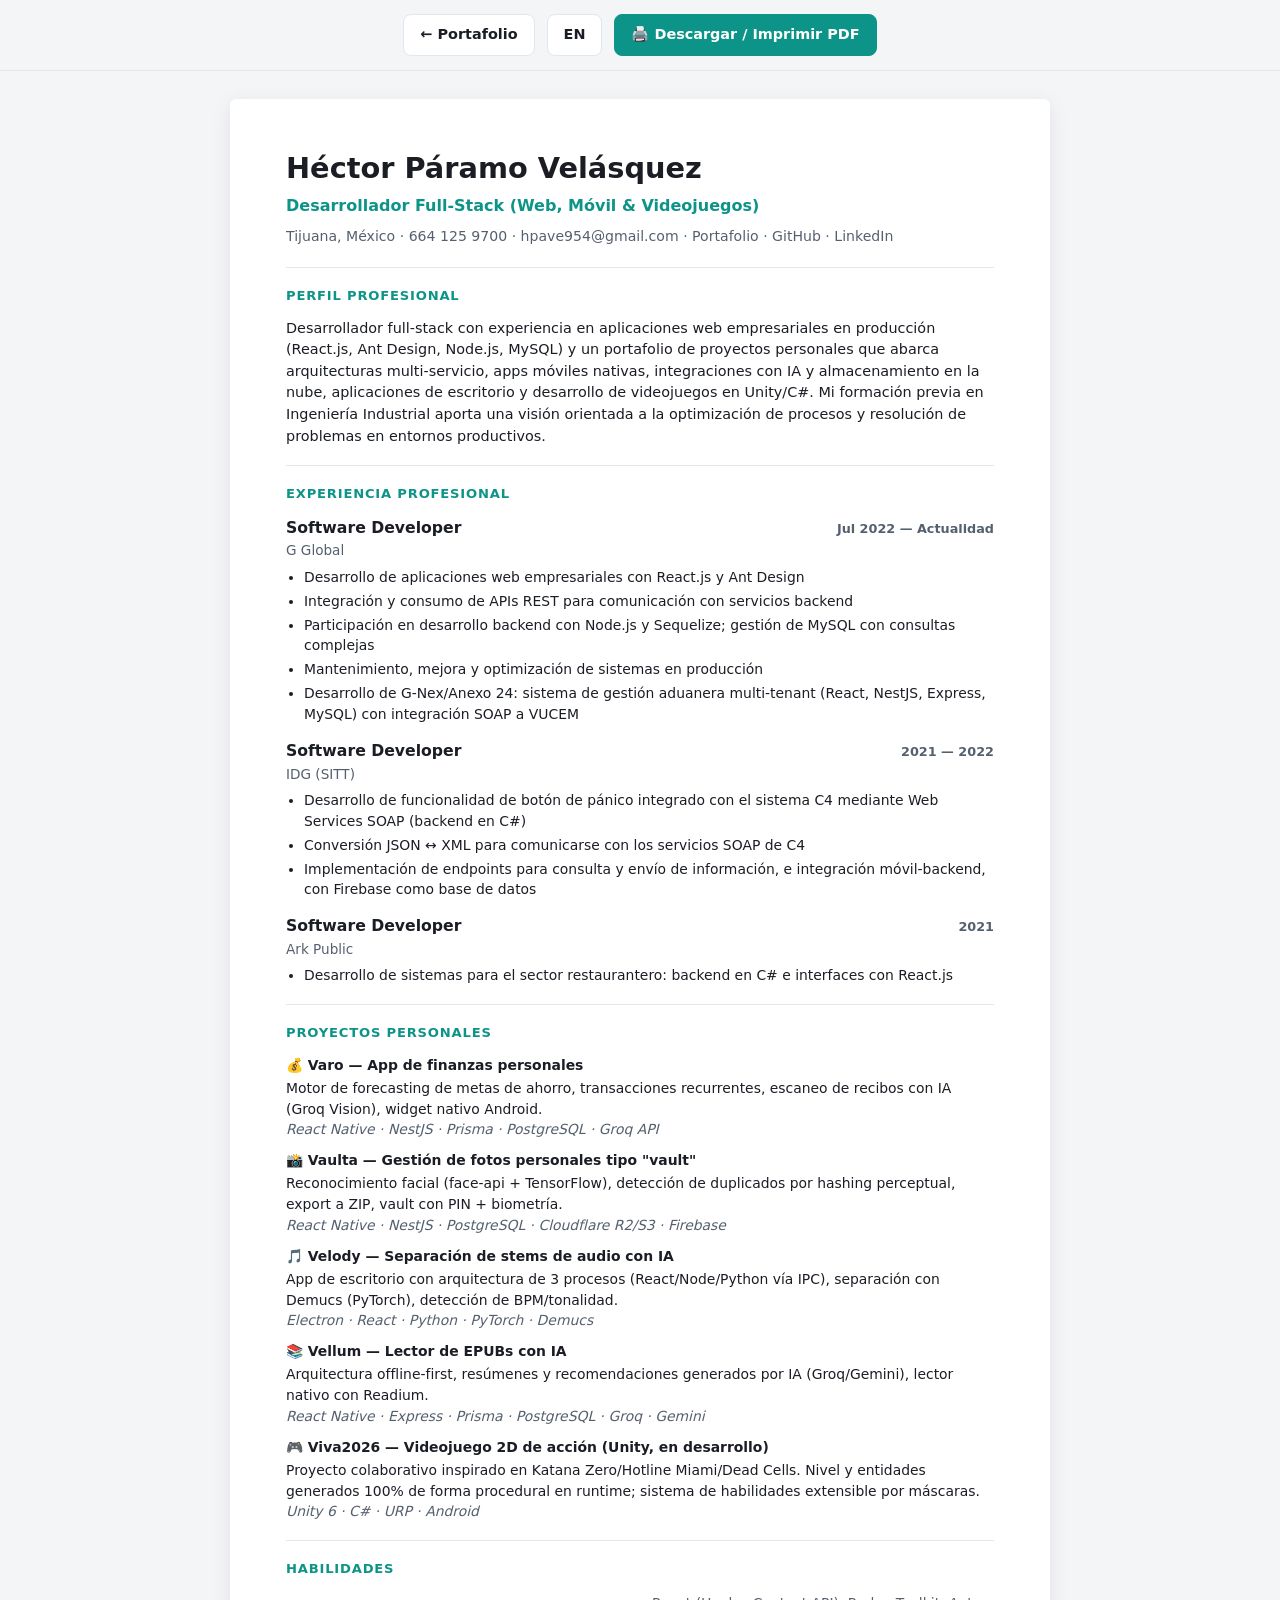
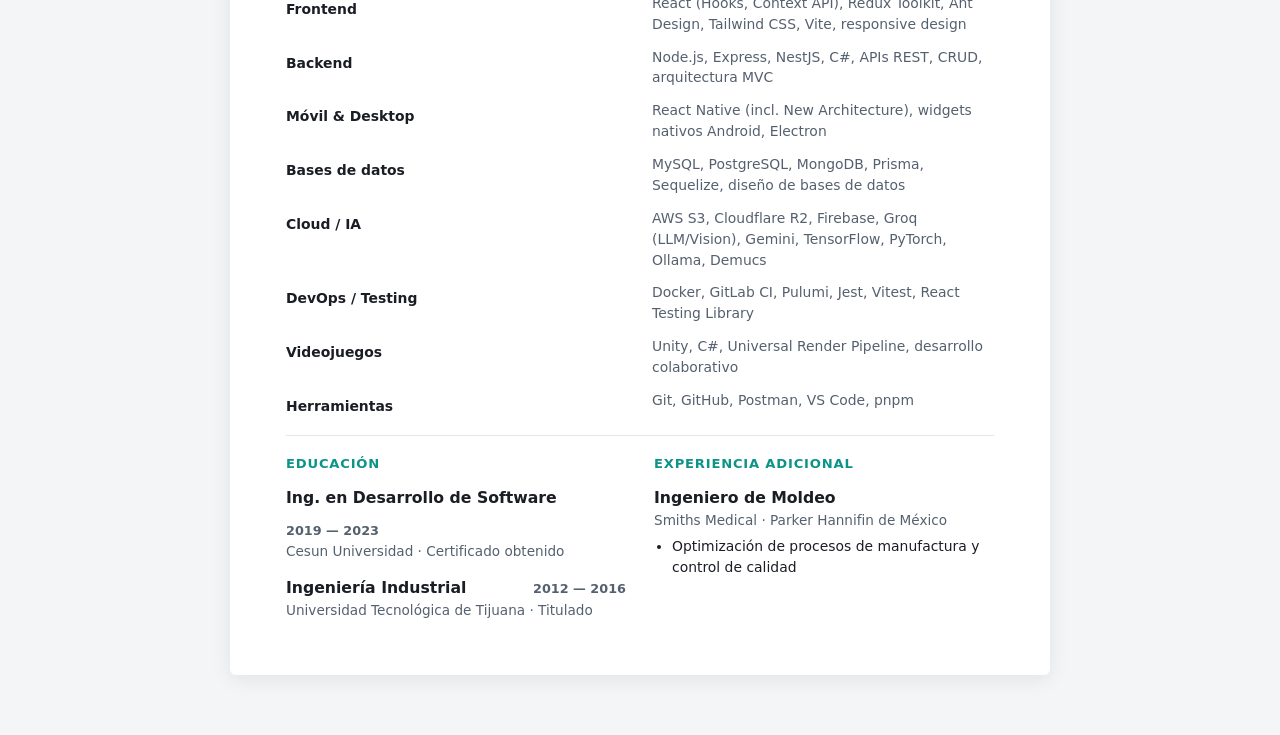
<file: cv.html>
<!DOCTYPE html>
<html lang="es">
<head>
<meta charset="UTF-8">
<meta name="viewport" content="width=device-width, initial-scale=1.0">
<title>CV — Héctor Páramo Velásquez</title>
<link rel="alternate" hreflang="es" href="https://hectorparamo.dev/cv.html">
<link rel="alternate" hreflang="en" href="https://hectorparamo.dev/en/cv.html">
<link rel="alternate" hreflang="x-default" href="https://hectorparamo.dev/cv.html">
<link rel="icon" href="data:image/svg+xml,<svg xmlns=%22http://www.w3.org/2000/svg%22 viewBox=%220 0 100 100%22><text y=%22.9em%22 font-size=%2290%22>📄</text></svg>">
<link rel="stylesheet" href="cv.css">
</head>
<body>

<div class="toolbar">
  <a href="index.html">← Portafolio</a>
  <a href="/en/cv.html">EN</a>
  <button class="primary" id="print-btn">🖨️ Descargar / Imprimir PDF</button>
</div>

<main class="page">

  <div class="cv-header">
    <h1>Héctor Páramo Velásquez</h1>
    <p class="role">Desarrollador Full-Stack (Web, Móvil &amp; Videojuegos)</p>
    <p class="contact-line">
      Tijuana, México · <span id="cv-phone"></span> · <a href="#" id="cv-email-link"></a>
      <noscript>(activa JavaScript para ver mi teléfono/email, o contáctame por GitHub/LinkedIn)</noscript>
      · <a href="index.html">Portafolio</a>
      · <a href="https://github.com/Hector0122" target="_blank" rel="noopener noreferrer">GitHub</a>
      · <a href="https://www.linkedin.com/in/hector-paramo-b97743176" target="_blank" rel="noopener noreferrer">LinkedIn</a>
    </p>
  </div>
  <hr>

  <section>
    <h2 class="cv-section">Perfil profesional</h2>
    <p class="cv-summary">
      Desarrollador full-stack con experiencia en aplicaciones web empresariales en producción
      (React.js, Ant Design, Node.js, MySQL) y un portafolio de proyectos personales que abarca
      arquitecturas multi-servicio, apps móviles nativas, integraciones con IA y almacenamiento
      en la nube, aplicaciones de escritorio y desarrollo de videojuegos en Unity/C#. Mi formación
      previa en Ingeniería Industrial aporta una visión orientada a la optimización de procesos y
      resolución de problemas en entornos productivos.
    </p>
  </section>
  <hr>

  <section>
    <h2 class="cv-section">Experiencia profesional</h2>

    <div class="entry">
      <div class="entry__head"><h3>Software Developer</h3><span class="entry__period">Jul 2022 — Actualidad</span></div>
      <p class="entry__org">G Global</p>
      <ul>
        <li>Desarrollo de aplicaciones web empresariales con React.js y Ant Design</li>
        <li>Integración y consumo de APIs REST para comunicación con servicios backend</li>
        <li>Participación en desarrollo backend con Node.js y Sequelize; gestión de MySQL con consultas complejas</li>
        <li>Mantenimiento, mejora y optimización de sistemas en producción</li>
        <li>Desarrollo de G-Nex/Anexo 24: sistema de gestión aduanera multi-tenant (React, NestJS, Express, MySQL) con integración SOAP a VUCEM</li>
      </ul>
    </div>

    <div class="entry">
      <div class="entry__head"><h3>Software Developer</h3><span class="entry__period">2021 — 2022</span></div>
      <p class="entry__org">IDG (SITT)</p>
      <ul>
        <li>Desarrollo de funcionalidad de botón de pánico integrado con el sistema C4 mediante Web Services SOAP (backend en C#)</li>
        <li>Conversión JSON ↔ XML para comunicarse con los servicios SOAP de C4</li>
        <li>Implementación de endpoints para consulta y envío de información, e integración móvil-backend, con Firebase como base de datos</li>
      </ul>
    </div>

    <div class="entry">
      <div class="entry__head"><h3>Software Developer</h3><span class="entry__period">2021</span></div>
      <p class="entry__org">Ark Public</p>
      <ul>
        <li>Desarrollo de sistemas para el sector restaurantero: backend en C# e interfaces con React.js</li>
      </ul>
    </div>
  </section>
  <hr>

  <section>
    <h2 class="cv-section">Proyectos personales</h2>

    <div class="proj-line">
      <b>💰 Varo — App de finanzas personales</b>
      Motor de forecasting de metas de ahorro, transacciones recurrentes, escaneo de recibos con IA (Groq Vision), widget nativo Android.
      <div class="stack">React Native · NestJS · Prisma · PostgreSQL · Groq API</div>
    </div>

    <div class="proj-line">
      <b>📸 Vaulta — Gestión de fotos personales tipo "vault"</b>
      Reconocimiento facial (face-api + TensorFlow), detección de duplicados por hashing perceptual, export a ZIP, vault con PIN + biometría.
      <div class="stack">React Native · NestJS · PostgreSQL · Cloudflare R2/S3 · Firebase</div>
    </div>

    <div class="proj-line">
      <b>🎵 Velody — Separación de stems de audio con IA</b>
      App de escritorio con arquitectura de 3 procesos (React/Node/Python vía IPC), separación con Demucs (PyTorch), detección de BPM/tonalidad.
      <div class="stack">Electron · React · Python · PyTorch · Demucs</div>
    </div>

    <div class="proj-line">
      <b>📚 Vellum — Lector de EPUBs con IA</b>
      Arquitectura offline-first, resúmenes y recomendaciones generados por IA (Groq/Gemini), lector nativo con Readium.
      <div class="stack">React Native · Express · Prisma · PostgreSQL · Groq · Gemini</div>
    </div>

    <div class="proj-line">
      <b>🎮 Viva2026 — Videojuego 2D de acción (Unity, en desarrollo)</b>
      Proyecto colaborativo inspirado en Katana Zero/Hotline Miami/Dead Cells. Nivel y entidades generados 100% de forma procedural en runtime; sistema de habilidades extensible por máscaras.
      <div class="stack">Unity 6 · C# · URP · Android</div>
    </div>
  </section>
  <hr>

  <section>
    <h2 class="cv-section">Habilidades</h2>
    <dl class="skills-grid">
      <dt>Frontend</dt><dd>React (Hooks, Context API), Redux Toolkit, Ant Design, Tailwind CSS, Vite, responsive design</dd>
      <dt>Backend</dt><dd>Node.js, Express, NestJS, C#, APIs REST, CRUD, arquitectura MVC</dd>
      <dt>Móvil &amp; Desktop</dt><dd>React Native (incl. New Architecture), widgets nativos Android, Electron</dd>
      <dt>Bases de datos</dt><dd>MySQL, PostgreSQL, MongoDB, Prisma, Sequelize, diseño de bases de datos</dd>
      <dt>Cloud / IA</dt><dd>AWS S3, Cloudflare R2, Firebase, Groq (LLM/Vision), Gemini, TensorFlow, PyTorch, Ollama, Demucs</dd>
      <dt>DevOps / Testing</dt><dd>Docker, GitLab CI, Pulumi, Jest, Vitest, React Testing Library</dd>
      <dt>Videojuegos</dt><dd>Unity, C#, Universal Render Pipeline, desarrollo colaborativo</dd>
      <dt>Herramientas</dt><dd>Git, GitHub, Postman, VS Code, pnpm</dd>
    </dl>
  </section>
  <hr>

  <div class="two-col">
    <section>
      <h2 class="cv-section">Educación</h2>
      <div class="entry">
        <div class="entry__head"><h3>Ing. en Desarrollo de Software</h3><span class="entry__period">2019 — 2023</span></div>
        <p class="entry__org">Cesun Universidad · Certificado obtenido</p>
      </div>
      <div class="entry">
        <div class="entry__head"><h3>Ingeniería Industrial</h3><span class="entry__period">2012 — 2016</span></div>
        <p class="entry__org">Universidad Tecnológica de Tijuana · Titulado</p>
      </div>
    </section>

    <section>
      <h2 class="cv-section">Experiencia adicional</h2>
      <div class="entry">
        <div class="entry__head"><h3>Ingeniero de Moldeo</h3></div>
        <p class="entry__org">Smiths Medical · Parker Hannifin de México</p>
        <ul>
          <li>Optimización de procesos de manufactura y control de calidad</li>
        </ul>
      </div>
    </section>
  </div>

</main>

<script src="script.js"></script>
</body>
</html>
</file>
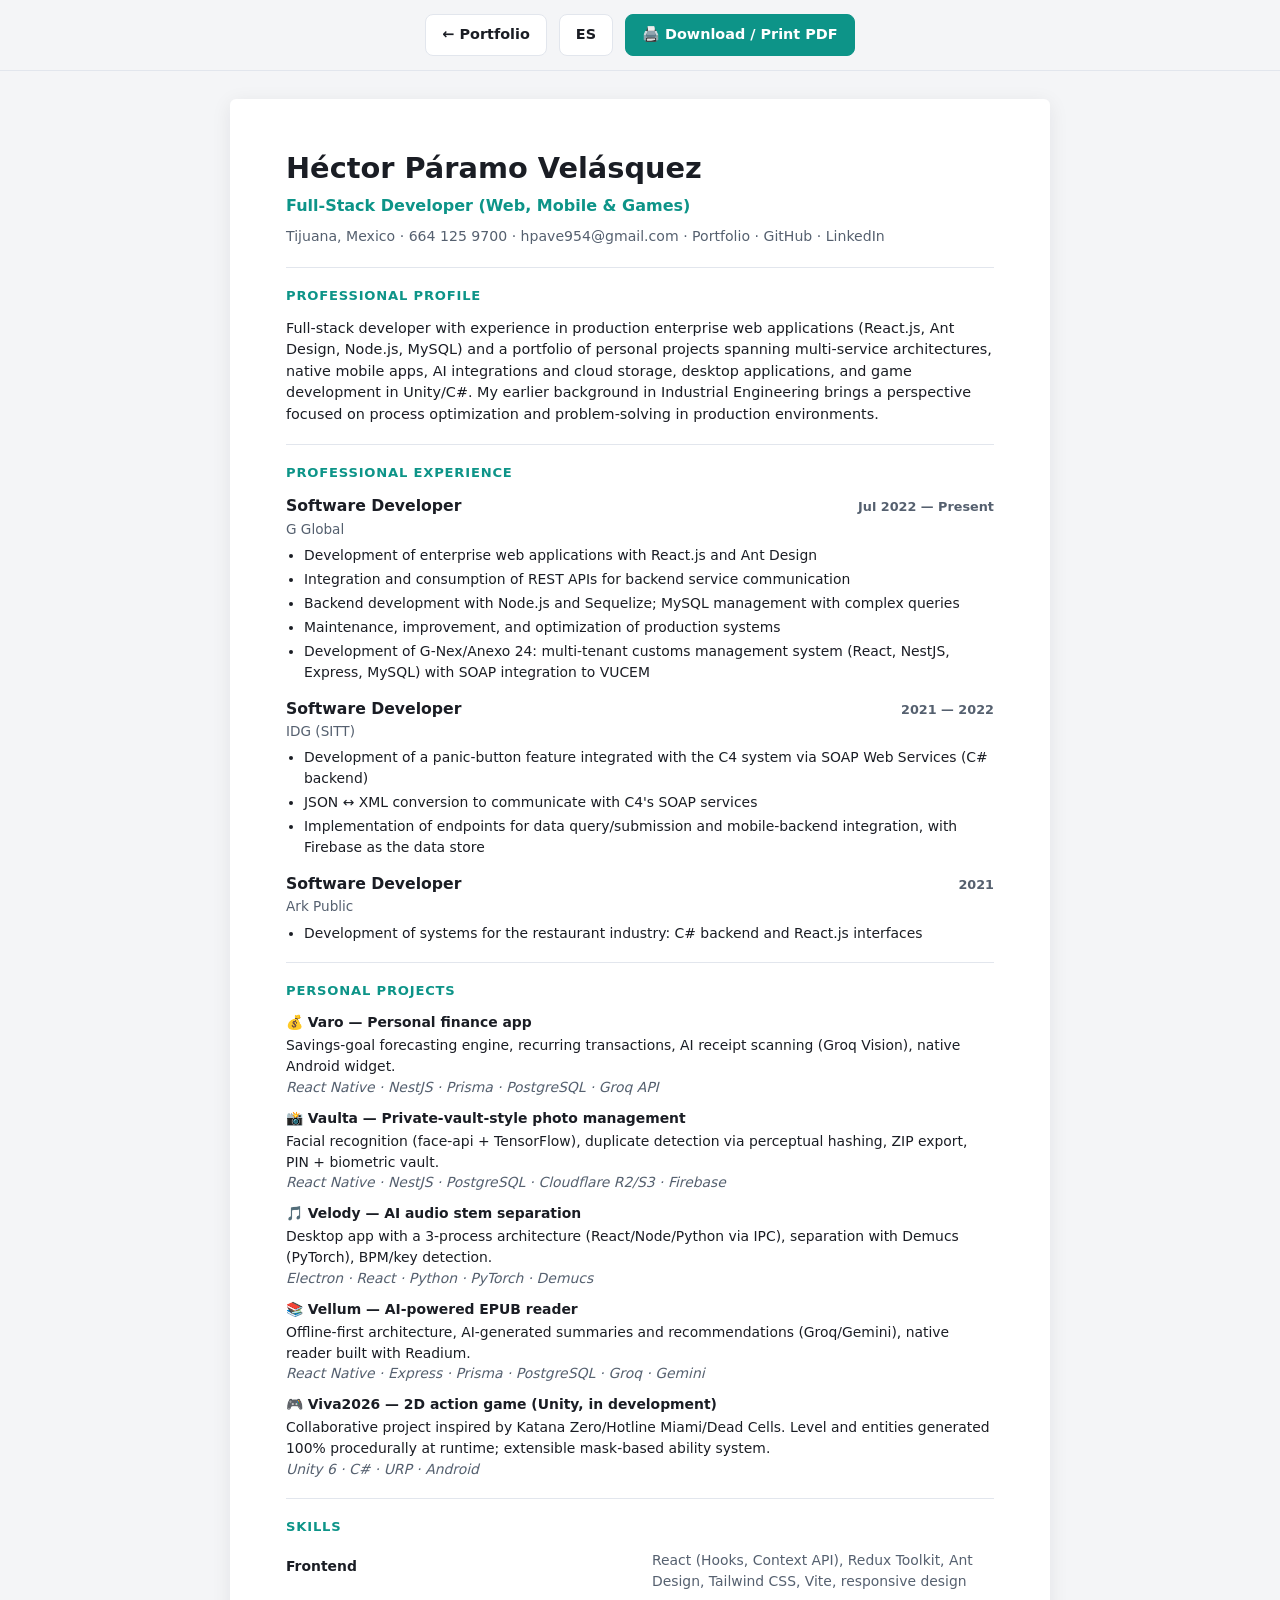
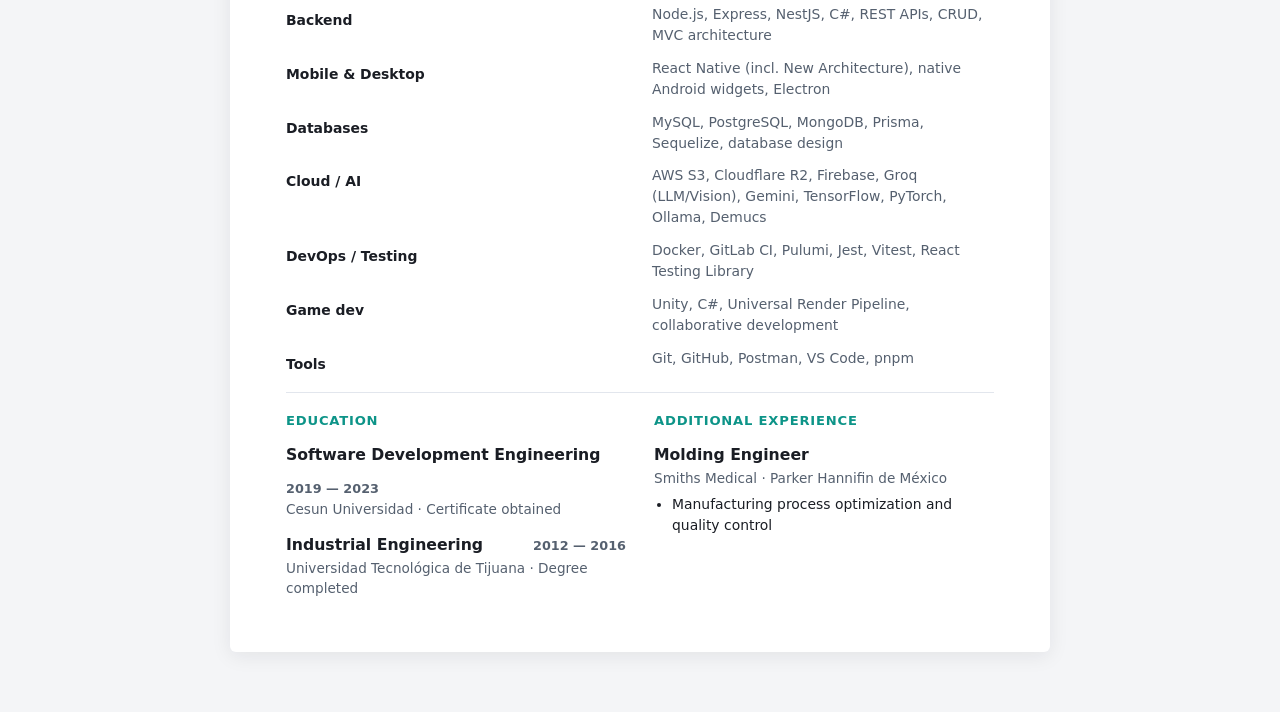
<file: en/cv.html>
<!DOCTYPE html>
<html lang="en">
<head>
<meta charset="UTF-8">
<meta name="viewport" content="width=device-width, initial-scale=1.0">
<title>CV — Héctor Páramo Velásquez</title>
<link rel="alternate" hreflang="es" href="https://hectorparamo.dev/cv.html">
<link rel="alternate" hreflang="en" href="https://hectorparamo.dev/en/cv.html">
<link rel="alternate" hreflang="x-default" href="https://hectorparamo.dev/cv.html">
<link rel="icon" href="data:image/svg+xml,<svg xmlns=%22http://www.w3.org/2000/svg%22 viewBox=%220 0 100 100%22><text y=%22.9em%22 font-size=%2290%22>📄</text></svg>">
<link rel="stylesheet" href="../cv.css">
</head>
<body>

<div class="toolbar">
  <a href="index.html">← Portfolio</a>
  <a href="/cv.html">ES</a>
  <button class="primary" id="print-btn">🖨️ Download / Print PDF</button>
</div>

<main class="page">

  <div class="cv-header">
    <h1>Héctor Páramo Velásquez</h1>
    <p class="role">Full-Stack Developer (Web, Mobile &amp; Games)</p>
    <p class="contact-line">
      Tijuana, Mexico · <span id="cv-phone"></span> · <a href="#" id="cv-email-link"></a>
      <noscript>(enable JavaScript to see my phone/email, or reach me via GitHub/LinkedIn)</noscript>
      · <a href="index.html">Portfolio</a>
      · <a href="https://github.com/Hector0122" target="_blank" rel="noopener noreferrer">GitHub</a>
      · <a href="https://www.linkedin.com/in/hector-paramo-b97743176" target="_blank" rel="noopener noreferrer">LinkedIn</a>
    </p>
  </div>
  <hr>

  <section>
    <h2 class="cv-section">Professional profile</h2>
    <p class="cv-summary">
      Full-stack developer with experience in production enterprise web applications
      (React.js, Ant Design, Node.js, MySQL) and a portfolio of personal projects spanning
      multi-service architectures, native mobile apps, AI integrations and cloud storage,
      desktop applications, and game development in Unity/C#. My earlier background in
      Industrial Engineering brings a perspective focused on process optimization and
      problem-solving in production environments.
    </p>
  </section>
  <hr>

  <section>
    <h2 class="cv-section">Professional experience</h2>

    <div class="entry">
      <div class="entry__head"><h3>Software Developer</h3><span class="entry__period">Jul 2022 — Present</span></div>
      <p class="entry__org">G Global</p>
      <ul>
        <li>Development of enterprise web applications with React.js and Ant Design</li>
        <li>Integration and consumption of REST APIs for backend service communication</li>
        <li>Backend development with Node.js and Sequelize; MySQL management with complex queries</li>
        <li>Maintenance, improvement, and optimization of production systems</li>
        <li>Development of G-Nex/Anexo 24: multi-tenant customs management system (React, NestJS, Express, MySQL) with SOAP integration to VUCEM</li>
      </ul>
    </div>

    <div class="entry">
      <div class="entry__head"><h3>Software Developer</h3><span class="entry__period">2021 — 2022</span></div>
      <p class="entry__org">IDG (SITT)</p>
      <ul>
        <li>Development of a panic-button feature integrated with the C4 system via SOAP Web Services (C# backend)</li>
        <li>JSON ↔ XML conversion to communicate with C4's SOAP services</li>
        <li>Implementation of endpoints for data query/submission and mobile-backend integration, with Firebase as the data store</li>
      </ul>
    </div>

    <div class="entry">
      <div class="entry__head"><h3>Software Developer</h3><span class="entry__period">2021</span></div>
      <p class="entry__org">Ark Public</p>
      <ul>
        <li>Development of systems for the restaurant industry: C# backend and React.js interfaces</li>
      </ul>
    </div>
  </section>
  <hr>

  <section>
    <h2 class="cv-section">Personal projects</h2>

    <div class="proj-line">
      <b>💰 Varo — Personal finance app</b>
      Savings-goal forecasting engine, recurring transactions, AI receipt scanning (Groq Vision), native Android widget.
      <div class="stack">React Native · NestJS · Prisma · PostgreSQL · Groq API</div>
    </div>

    <div class="proj-line">
      <b>📸 Vaulta — Private-vault-style photo management</b>
      Facial recognition (face-api + TensorFlow), duplicate detection via perceptual hashing, ZIP export, PIN + biometric vault.
      <div class="stack">React Native · NestJS · PostgreSQL · Cloudflare R2/S3 · Firebase</div>
    </div>

    <div class="proj-line">
      <b>🎵 Velody — AI audio stem separation</b>
      Desktop app with a 3-process architecture (React/Node/Python via IPC), separation with Demucs (PyTorch), BPM/key detection.
      <div class="stack">Electron · React · Python · PyTorch · Demucs</div>
    </div>

    <div class="proj-line">
      <b>📚 Vellum — AI-powered EPUB reader</b>
      Offline-first architecture, AI-generated summaries and recommendations (Groq/Gemini), native reader built with Readium.
      <div class="stack">React Native · Express · Prisma · PostgreSQL · Groq · Gemini</div>
    </div>

    <div class="proj-line">
      <b>🎮 Viva2026 — 2D action game (Unity, in development)</b>
      Collaborative project inspired by Katana Zero/Hotline Miami/Dead Cells. Level and entities generated 100% procedurally at runtime; extensible mask-based ability system.
      <div class="stack">Unity 6 · C# · URP · Android</div>
    </div>
  </section>
  <hr>

  <section>
    <h2 class="cv-section">Skills</h2>
    <dl class="skills-grid">
      <dt>Frontend</dt><dd>React (Hooks, Context API), Redux Toolkit, Ant Design, Tailwind CSS, Vite, responsive design</dd>
      <dt>Backend</dt><dd>Node.js, Express, NestJS, C#, REST APIs, CRUD, MVC architecture</dd>
      <dt>Mobile &amp; Desktop</dt><dd>React Native (incl. New Architecture), native Android widgets, Electron</dd>
      <dt>Databases</dt><dd>MySQL, PostgreSQL, MongoDB, Prisma, Sequelize, database design</dd>
      <dt>Cloud / AI</dt><dd>AWS S3, Cloudflare R2, Firebase, Groq (LLM/Vision), Gemini, TensorFlow, PyTorch, Ollama, Demucs</dd>
      <dt>DevOps / Testing</dt><dd>Docker, GitLab CI, Pulumi, Jest, Vitest, React Testing Library</dd>
      <dt>Game dev</dt><dd>Unity, C#, Universal Render Pipeline, collaborative development</dd>
      <dt>Tools</dt><dd>Git, GitHub, Postman, VS Code, pnpm</dd>
    </dl>
  </section>
  <hr>

  <div class="two-col">
    <section>
      <h2 class="cv-section">Education</h2>
      <div class="entry">
        <div class="entry__head"><h3>Software Development Engineering</h3><span class="entry__period">2019 — 2023</span></div>
        <p class="entry__org">Cesun Universidad · Certificate obtained</p>
      </div>
      <div class="entry">
        <div class="entry__head"><h3>Industrial Engineering</h3><span class="entry__period">2012 — 2016</span></div>
        <p class="entry__org">Universidad Tecnológica de Tijuana · Degree completed</p>
      </div>
    </section>

    <section>
      <h2 class="cv-section">Additional experience</h2>
      <div class="entry">
        <div class="entry__head"><h3>Molding Engineer</h3></div>
        <p class="entry__org">Smiths Medical · Parker Hannifin de México</p>
        <ul>
          <li>Manufacturing process optimization and quality control</li>
        </ul>
      </div>
    </section>
  </div>

</main>

<script src="../script.js"></script>
</body>
</html>
</file>
<file: styles.css>
/* ===== Fonts (self-hosted, no third-party requests) ===== */
@font-face {
  font-family: "Archivo Black";
  font-style: normal;
  font-weight: 400;
  font-display: swap;
  src: url("fonts/archivo-black-400.woff2") format("woff2");
}

@font-face {
  font-family: "IBM Plex Mono";
  font-style: normal;
  font-weight: 500;
  font-display: swap;
  src: url("fonts/ibm-plex-mono-500.woff2") format("woff2");
}

/* ===== Design tokens ===== */
:root {
  /* Blueprint (dark) — default identity */
  --bg: #0b1826;
  --bg-alt: #0f2233;
  --surface: #0f2233;
  --rule: #24435b;
  --rule-strong: #3a6386;
  --text: #e9f2f6;
  --text-muted: #86a8ba;
  --accent: #ff8a3d;
  --accent-rgb: 255, 138, 61;
  --accent-ink: #2a1200;
  --glow-opacity: 0.12;
  --max-width: 1080px;
  color-scheme: dark;
}

@media (prefers-color-scheme: light) {
  :root:not([data-theme="dark"]) {
    /* Blueline (light) — historical diazo-print inversion */
    --bg: #eef1ee;
    --bg-alt: #e2e7e2;
    --surface: #e2e7e2;
    --rule: #b9c6c0;
    --rule-strong: #86a196;
    --text: #142229;
    --text-muted: #4d6169;
    --accent: #c2530a;
    --accent-rgb: 194, 83, 10;
    --accent-ink: #fff4ea;
    --glow-opacity: 0;
    color-scheme: light;
  }
}

:root[data-theme="dark"] {
  --bg: #0b1826; --bg-alt: #0f2233; --surface: #0f2233;
  --rule: #24435b; --rule-strong: #3a6386;
  --text: #e9f2f6; --text-muted: #86a8ba;
  --accent: #ff8a3d; --accent-rgb: 255, 138, 61; --accent-ink: #2a1200;
  --glow-opacity: 0.12;
  color-scheme: dark;
}

:root[data-theme="light"] {
  --bg: #eef1ee; --bg-alt: #e2e7e2; --surface: #e2e7e2;
  --rule: #b9c6c0; --rule-strong: #86a196;
  --text: #142229; --text-muted: #4d6169;
  --accent: #c2530a; --accent-rgb: 194, 83, 10; --accent-ink: #fff4ea;
  --glow-opacity: 0;
  color-scheme: light;
}

* { box-sizing: border-box; }

html { scroll-behavior: smooth; }

body {
  margin: 0;
  background:
    repeating-linear-gradient(0deg, transparent, transparent 39px, color-mix(in srgb, var(--rule) 40%, transparent) 39px, color-mix(in srgb, var(--rule) 40%, transparent) 40px),
    repeating-linear-gradient(90deg, transparent, transparent 39px, color-mix(in srgb, var(--rule) 40%, transparent) 39px, color-mix(in srgb, var(--rule) 40%, transparent) 40px),
    var(--bg);
  background-attachment: fixed;
  color: var(--text);
  font-family: ui-sans-serif, -apple-system, "Segoe UI", Roboto, sans-serif;
  line-height: 1.6;
  -webkit-font-smoothing: antialiased;
}

img { max-width: 100%; display: block; }

a { color: inherit; }

.container {
  max-width: var(--max-width);
  margin: 0 auto;
  padding: 0 24px;
}

@media (prefers-reduced-motion: reduce) {
  * { animation: none !important; transition: none !important; }
}

/* ===== Nav ===== */
.nav {
  position: sticky;
  top: 0;
  z-index: 50;
  background: color-mix(in srgb, var(--bg) 90%, transparent);
  backdrop-filter: blur(10px);
  border-bottom: 1px solid var(--rule-strong);
}

.nav__inner {
  max-width: var(--max-width);
  margin: 0 auto;
  padding: 14px 24px;
  display: flex;
  align-items: center;
  justify-content: space-between;
  gap: 16px;
}

.nav__brand {
  font-family: "Archivo Black", ui-sans-serif, sans-serif;
  font-weight: 400;
  text-decoration: none;
  text-transform: uppercase;
  font-size: 1rem;
  letter-spacing: 0.02em;
}

.nav__brand span { color: var(--accent); }

.nav__links {
  display: flex;
  align-items: center;
  gap: 22px;
  list-style: none;
  margin: 0;
  padding: 0;
}

.nav__links a {
  text-decoration: none;
  color: var(--text-muted);
  font-family: "IBM Plex Mono", ui-monospace, monospace;
  font-size: 0.78rem;
  letter-spacing: 0.04em;
  text-transform: uppercase;
  transition: color 0.15s ease;
}

.nav__links a:hover { color: var(--accent); }

.nav__cta {
  border: 1px solid var(--accent);
  color: var(--accent) !important;
  padding: 7px 14px;
}

.nav__actions {
  display: flex;
  align-items: center;
  gap: 10px;
}

.theme-toggle {
  background: transparent;
  border: 1px solid var(--rule-strong);
  color: var(--text);
  width: 36px;
  height: 36px;
  display: inline-flex;
  align-items: center;
  justify-content: center;
  cursor: pointer;
  font-size: 1rem;
}
.theme-toggle:hover { border-color: var(--accent); color: var(--accent); }
.theme-toggle:focus-visible { outline: 2px solid var(--accent); outline-offset: 2px; }

.nav__icon-link {
  background: transparent;
  border: 1px solid var(--rule-strong);
  color: var(--text-muted);
  width: 36px;
  height: 36px;
  display: inline-flex;
  align-items: center;
  justify-content: center;
  text-decoration: none;
  font-family: "IBM Plex Mono", ui-monospace, monospace;
  font-size: 0.68rem;
  letter-spacing: 0.02em;
  transition: border-color 0.15s ease, color 0.15s ease;
}
.nav__icon-link:hover { border-color: var(--accent); color: var(--accent); }
.nav__icon-link:focus-visible { outline: 2px solid var(--accent); outline-offset: 2px; }

.nav__burger {
  display: none;
  background: none;
  border: 1px solid var(--rule-strong);
  width: 36px;
  height: 36px;
  color: var(--text);
  font-size: 1.1rem;
  cursor: pointer;
}

/* ===== Hero ===== */
.hero {
  position: relative;
  padding: 96px 0 64px;
  overflow: clip;
}

.hero__glow {
  position: absolute;
  top: -80px;
  left: 50%;
  transform: translateX(-50%);
  width: 560px;
  height: 420px;
  background: radial-gradient(circle, rgba(var(--accent-rgb), var(--glow-opacity)) 0%, rgba(var(--accent-rgb), 0) 70%);
  pointer-events: none;
  z-index: 0;
}

.hero .container { position: relative; z-index: 1; text-align: center; }

.hero__eyebrow {
  display: inline-block;
  color: var(--accent);
  font-family: "IBM Plex Mono", ui-monospace, monospace;
  font-size: 0.75rem;
  letter-spacing: 0.16em;
  text-transform: uppercase;
  margin-bottom: 18px;
}

.hero h1 {
  font-family: "Archivo Black", ui-sans-serif, sans-serif;
  font-weight: 400;
  text-transform: uppercase;
  font-size: clamp(2.2rem, 6vw, 3.6rem);
  line-height: 0.98;
  letter-spacing: -0.01em;
  margin: 0 0 18px;
  text-wrap: balance;
}

.hero__rule {
  width: 120px;
  height: 6px;
  margin: 0 auto 22px;
  background: var(--accent);
  box-shadow: 0 0 24px 2px rgba(var(--accent-rgb), 0.55);
}

.hero__subtitle {
  font-size: clamp(1.05rem, 2vw, 1.25rem);
  color: var(--text-muted);
  max-width: 640px;
  margin: 0 auto 28px;
}

.hero__actions {
  display: flex;
  justify-content: center;
  gap: 14px;
  flex-wrap: wrap;
  margin-bottom: 22px;
}

.btn {
  display: inline-flex;
  align-items: center;
  gap: 8px;
  padding: 13px 22px;
  font-family: "IBM Plex Mono", ui-monospace, monospace;
  font-size: 0.85rem;
  letter-spacing: 0.03em;
  text-transform: uppercase;
  text-decoration: none;
  border: 1px solid var(--accent);
  cursor: pointer;
  transition: transform 0.15s ease, box-shadow 0.15s ease;
}

.btn:hover { transform: translateY(-1px); box-shadow: 0 0 0 3px rgba(var(--accent-rgb), 0.22); }
.btn:focus-visible { outline: 2px solid var(--text); outline-offset: 3px; }

.btn--primary {
  background: var(--accent);
  color: var(--accent-ink);
}

.btn--ghost {
  background: transparent;
  color: var(--text);
}

.hero__meta {
  color: var(--text-muted);
  font-family: "IBM Plex Mono", ui-monospace, monospace;
  font-size: 0.85rem;
}

.hero__meta noscript { display: inline; }

/* ===== Sections ===== */
section { padding: 72px 0; }

.section-head { margin-bottom: 36px; text-align: left; }

.section-head--left { text-align: left; margin-bottom: 20px; }

.section-head h2 {
  display: flex;
  align-items: baseline;
  gap: 12px;
  font-family: "Archivo Black", ui-sans-serif, sans-serif;
  font-weight: 400;
  text-transform: uppercase;
  font-size: clamp(1.3rem, 2.6vw, 1.7rem);
  margin: 0 0 10px;
  padding-bottom: 14px;
  border-bottom: 1px solid var(--rule-strong);
}

.section-head p {
  color: var(--text-muted);
  margin: 0;
}

.tag {
  font-family: "IBM Plex Mono", ui-monospace, monospace;
  font-size: 0.65rem;
  letter-spacing: 0.06em;
  color: var(--accent-ink);
  background: var(--accent);
  padding: 3px 8px;
  flex-shrink: 0;
}

.section-alt { background: color-mix(in srgb, var(--bg-alt) 55%, transparent); border-top: 1px solid var(--rule-strong); border-bottom: 1px solid var(--rule-strong); }

/* ===== About ===== */
.about {
  display: grid;
  grid-template-columns: minmax(0, 1.3fr) minmax(0, 1fr);
  gap: 40px;
  align-items: start;
}

.about p { color: var(--text-muted); margin: 0 0 16px; max-width: 60ch; }

/* ===== Title block (facts display, reused in About) ===== */
.title-block {
  display: grid;
  grid-template-columns: repeat(auto-fit, minmax(160px, 1fr));
  border: 1px solid var(--rule-strong);
  background: rgba(var(--accent-rgb), 0.04);
}

.title-block div {
  padding: 12px 16px;
  border-left: 1px solid var(--rule-strong);
}
.title-block div:first-child { border-left: none; }

.title-block dt,
.title-block span {
  display: block;
  font-family: "IBM Plex Mono", ui-monospace, monospace;
  font-size: 0.6rem;
  letter-spacing: 0.08em;
  text-transform: uppercase;
  color: var(--text-muted);
  margin: 0 0 5px;
}

.title-block dd,
.title-block strong {
  display: block;
  margin: 0;
  font-family: "Archivo Black", ui-sans-serif, sans-serif;
  font-weight: 400;
  font-size: 0.92rem;
  text-transform: uppercase;
}

.title-block--vertical {
  grid-template-columns: 1fr;
}
.title-block--vertical div {
  border-left: none;
  border-top: 1px solid var(--rule-strong);
}
.title-block--vertical div:first-child { border-top: none; }

/* ===== Stack: bill of materials table ===== */
.bom-table {
  width: 100%;
  border-collapse: collapse;
  font-size: 0.92rem;
}

.bom-table thead th {
  text-align: left;
  font-family: "IBM Plex Mono", ui-monospace, monospace;
  font-size: 0.65rem;
  letter-spacing: 0.08em;
  text-transform: uppercase;
  color: var(--text-muted);
  font-weight: 500;
  padding: 0 12px 12px 0;
  border-bottom: 1px solid var(--rule-strong);
}

.bom-table tbody td {
  padding: 11px 12px 11px 0;
  border-bottom: 1px solid var(--rule);
}

.bom-table tbody td:first-child {
  font-family: "IBM Plex Mono", ui-monospace, monospace;
  color: var(--accent);
  font-variant-numeric: tabular-nums;
  width: 54px;
}

.bom-table tbody tr:last-child td { border-bottom: none; }

/* ===== Projects ===== */
.proj-group { margin-bottom: 40px; }
.proj-group:last-child { margin-bottom: 0; }

.proj-group__label {
  font-family: "IBM Plex Mono", ui-monospace, monospace;
  font-size: 0.7rem;
  letter-spacing: 0.1em;
  text-transform: uppercase;
  color: var(--text-muted);
  margin: 0 0 16px;
}

.proj {
  border: 1px solid var(--rule-strong);
  background: var(--surface);
  margin-bottom: 14px;
}
.proj:last-child { margin-bottom: 0; }

.proj > summary {
  list-style: none;
  cursor: pointer;
  display: flex;
  align-items: center;
  gap: 14px;
  padding: 18px 20px;
  font-family: "Archivo Black", ui-sans-serif, sans-serif;
  font-weight: 400;
  text-transform: uppercase;
  letter-spacing: 0.01em;
  font-size: 1rem;
}
.proj > summary::-webkit-details-marker { display: none; }

.proj__logo {
  width: 26px;
  height: 26px;
  flex-shrink: 0;
  color: var(--accent);
}

.proj__title { flex: 1; }

.proj__chevron {
  font-family: "IBM Plex Mono", ui-monospace, monospace;
  color: var(--accent);
  transition: transform 0.25s ease;
  flex-shrink: 0;
}
.proj[open] > summary .proj__chevron { transform: rotate(90deg); }
.proj > summary:hover { color: var(--accent); }
.proj > summary:focus-visible { outline: 2px solid var(--accent); outline-offset: -2px; }

/* Smooth open/close without JS: force the content to stay rendered
   (override the browser's default display:none on closed <details>
   content) and animate its row height via the grid-template-rows
   0fr -> 1fr trick, clipping with overflow:hidden on the inner
   wrapper. Native <details>/<summary> still drives the open/close
   state and keyboard/no-JS behavior — only the visual reveal changes. */
.proj__body {
  display: grid;
  grid-template-rows: 0fr;
  min-height: 0; /* without this, a 0fr track can still size itself off
    the content's min-content instead of truly reaching 0, causing a
    visible jump at the start/end of the transition instead of smooth
    motion the whole way */
  transition: grid-template-rows 0.35s cubic-bezier(0.22, 1, 0.36, 1);
}
.proj[open] > .proj__body { grid-template-rows: 1fr; }

.proj__body-inner {
  overflow: hidden;
  padding: 0 20px 24px;
  opacity: 0;
  transition: opacity 0.3s ease;
}
.proj[open] > .proj__body .proj__body-inner {
  opacity: 1;
  transition: opacity 0.3s ease 0.08s; /* trails the height growth slightly
    so the reveal reads as fade+grow instead of the content popping in
    ahead of the box that's supposed to contain it */
}

.proj__body p { color: var(--text-muted); margin: 0 0 16px; }
.proj__body ul { margin: 0 0 16px; padding-left: 20px; color: var(--text-muted); }
.proj__body li { margin-bottom: 6px; }

figure { margin: 0 0 18px; }
figure svg {
  max-width: 100%;
  height: auto;
  display: block;
  background: var(--bg);
  border: 1px solid var(--rule);
}
figcaption {
  font-family: "IBM Plex Mono", ui-monospace, monospace;
  font-size: 0.72rem;
  color: var(--text-muted);
  margin-top: 8px;
}

.flow-line { stroke: var(--text-muted); stroke-width: 1.5; fill: none; }
.flow-line--hinge { stroke: var(--accent); stroke-width: 2; }
.flow-box { fill: var(--bg-alt); stroke: var(--rule-strong); stroke-width: 1.5; }
.flow-text { fill: var(--text); font-family: "IBM Plex Mono", ui-monospace, monospace; font-size: 11px; }
.flow-text--sm { font-size: 9.5px; }
.flow-label { fill: var(--text-muted); font-family: "IBM Plex Mono", ui-monospace, monospace; font-size: 9.5px; }
.flow-label--hinge { fill: var(--accent); }

.draw { stroke-dasharray: var(--len, 200); stroke-dashoffset: var(--len, 200); }
.proj[open] .draw { animation: draw 0.7s ease forwards; }
@keyframes draw { to { stroke-dashoffset: 0; } }

/* Per-diagram line lengths — kept as discrete classes (not inline style="")
   so the strict CSP (style-src 'self', no unsafe-inline) stays intact. */
.len-70 { --len: 70; }
.len-100 { --len: 100; }
.len-110 { --len: 110; }
.len-150 { --len: 150; }
.len-170 { --len: 170; }
.len-300 { --len: 300; } /* generous overestimate for any diagram line — dasharray only needs to be >= the path length */

.proj-grid {
  display: grid;
  grid-template-columns: repeat(auto-fit, minmax(240px, 1fr));
  gap: 14px;
  align-items: start; /* without this, Grid stretches every card in a row to
    match the tallest one — opening one card made its row-siblings grow into
    tall empty boxes too, which read as "they all opened" */
}
.proj-grid .proj > summary { font-size: 0.85rem; padding: 15px 18px; }
.proj-grid .proj__body-inner { padding: 0 18px 18px; }

/* Takeover layout: while one compact card is open, it spans the full grid
   width and its siblings hide — instead of one card growing awkwardly next
   to 3 still-small ones. This is purely visual now: exclusivity itself
   (only one project open at a time, site-wide) is guaranteed by the shared
   `name="proyectos"` attribute on every .proj <details> — a native HTML
   accordion group, no JS. This :has() rule just gives the (necessarily
   sole) open card its full-width layout within this grid. */
.proj-grid:has(.proj[open]) .proj:not([open]) { display: none; }
.proj-grid:has(.proj[open]) .proj[open] { grid-column: 1 / -1; }
.proj-grid .proj__body p { font-size: 0.88rem; }

.badges { display: flex; flex-wrap: wrap; gap: 8px; margin-top: 4px; }

.badge {
  font-family: "IBM Plex Mono", ui-monospace, monospace;
  font-size: 0.72rem;
  color: var(--text-muted);
  border: 1px solid var(--rule);
  padding: 4px 10px;
}

/* ===== Footer ===== */
.site-footer {
  padding: 32px 0;
  border-top: 1px solid var(--rule-strong);
}

.site-footer__inner {
  display: flex;
  justify-content: space-between;
  align-items: center;
  flex-wrap: wrap;
  gap: 14px;
}

.site-footer__copy {
  color: var(--text-muted);
  font-family: "IBM Plex Mono", ui-monospace, monospace;
  font-size: 0.75rem;
}

.footer__contact {
  display: flex;
  gap: 18px;
  flex-wrap: wrap;
  font-family: "IBM Plex Mono", ui-monospace, monospace;
  font-size: 0.8rem;
}
.footer__contact a { display: inline-flex; align-items: center; gap: 6px; text-decoration: none; color: var(--text-muted); }
.footer__contact a:hover { color: var(--accent); }
.footer__contact noscript { color: var(--text-muted); }

/* ===== Responsive ===== */
@media (max-width: 860px) {
  .about { grid-template-columns: 1fr; }
}

@media (max-width: 720px) {
  .nav__links { display: none; }
  .nav__burger { display: inline-flex; align-items: center; justify-content: center; }

  .nav__actions { gap: 6px; }
  .nav__icon-link, .theme-toggle, .nav__burger { width: 32px; height: 32px; }

  .nav--open .nav__links {
    display: flex;
    position: absolute;
    top: 64px;
    left: 0;
    right: 0;
    background: var(--bg-alt);
    border-bottom: 1px solid var(--rule-strong);
    flex-direction: column;
    padding: 18px 24px;
    gap: 16px;
  }

  .title-block { grid-template-columns: 1fr 1fr; }

  .site-footer__inner { flex-direction: column; align-items: flex-start; }

  /* .proj-grid's auto-fit minmax(240px,1fr) is ambiguous around 480-640px —
     depending on the exact viewport it can squeeze in a cramped 2nd column
     or leave a lone card stranded on its own row. Forcing 1 column below
     720px removes that guesswork on phones. */
  .proj-grid { grid-template-columns: 1fr; }
}
</file>
<file: cv.css>
:root {
  --bg: #f4f5f7;
  --paper: #ffffff;
  --text: #1a1d24;
  --text-muted: #55606f;
  --accent: #0d9488;
  --border: #e2e6ed;
}

* { box-sizing: border-box; }

body {
  margin: 0;
  background: var(--bg);
  color: var(--text);
  font-family: "Segoe UI", system-ui, -apple-system, "Helvetica Neue", Arial, sans-serif;
  line-height: 1.5;
}

.toolbar {
  position: sticky;
  top: 0;
  z-index: 10;
  display: flex;
  justify-content: center;
  gap: 12px;
  padding: 14px;
  background: var(--bg);
  border-bottom: 1px solid var(--border);
}

.toolbar a, .toolbar button {
  font-family: inherit;
  font-size: 0.9rem;
  font-weight: 600;
  padding: 9px 16px;
  border-radius: 8px;
  border: 1px solid var(--border);
  background: var(--paper);
  color: var(--text);
  cursor: pointer;
  text-decoration: none;
}

.toolbar .primary { background: var(--accent); color: #fff; border-color: var(--accent); }

.page {
  max-width: 820px;
  margin: 28px auto 60px;
  background: var(--paper);
  padding: 48px 56px;
  border-radius: 6px;
  box-shadow: 0 4px 20px rgba(20, 25, 40, 0.08);
}

.cv-header { margin-bottom: 20px; }
.cv-header h1 { margin: 0 0 4px; font-size: 1.8rem; }
.cv-header .role { color: var(--accent); font-weight: 600; margin: 0 0 8px; }
.cv-header .contact-line { color: var(--text-muted); font-size: 0.88rem; margin: 0; }
.cv-header .contact-line a { color: var(--text-muted); text-decoration: none; }

.cv-summary { font-size: 0.9rem; margin: 0 0 4px; }

hr { border: none; border-top: 1px solid var(--border); margin: 18px 0; }

h2.cv-section {
  font-size: 0.82rem;
  text-transform: uppercase;
  letter-spacing: 0.8px;
  color: var(--accent);
  margin: 0 0 12px;
}

.entry { margin-bottom: 14px; }
.entry:last-child { margin-bottom: 0; }
.entry__head { display: flex; justify-content: space-between; align-items: baseline; gap: 12px; flex-wrap: wrap; }
.entry__head h3 { margin: 0; font-size: 0.98rem; }
.entry__period { font-size: 0.8rem; color: var(--text-muted); white-space: nowrap; font-weight: 600; }
.entry__org { font-size: 0.85rem; color: var(--text-muted); margin: 1px 0 6px; }

.entry ul { margin: 0; padding-left: 18px; font-size: 0.87rem; color: var(--text); }
.entry li { margin-bottom: 3px; }

.proj-line { font-size: 0.87rem; margin: 0 0 10px; }
.proj-line b { display: block; margin-bottom: 2px; }
.proj-line .stack { color: var(--text-muted); font-style: italic; }

.skills-grid {
  display: grid;
  grid-template-columns: 1fr 1fr;
  gap: 8px 24px;
  font-size: 0.87rem;
}
.skills-grid dt { font-weight: 700; margin-top: 6px; }
.skills-grid dd { margin: 0 0 4px; color: var(--text-muted); }

.two-col { display: grid; grid-template-columns: 1fr 1fr; gap: 28px; }

@media (max-width: 700px) {
  .page { padding: 28px 20px; }
  .skills-grid, .two-col { grid-template-columns: 1fr; }
}

@media print {
  .toolbar { display: none; }
  body { background: #fff; }
  .page { box-shadow: none; margin: 0; padding: 0; max-width: 100%; }
  @page { margin: 14mm; }
}
</file>
